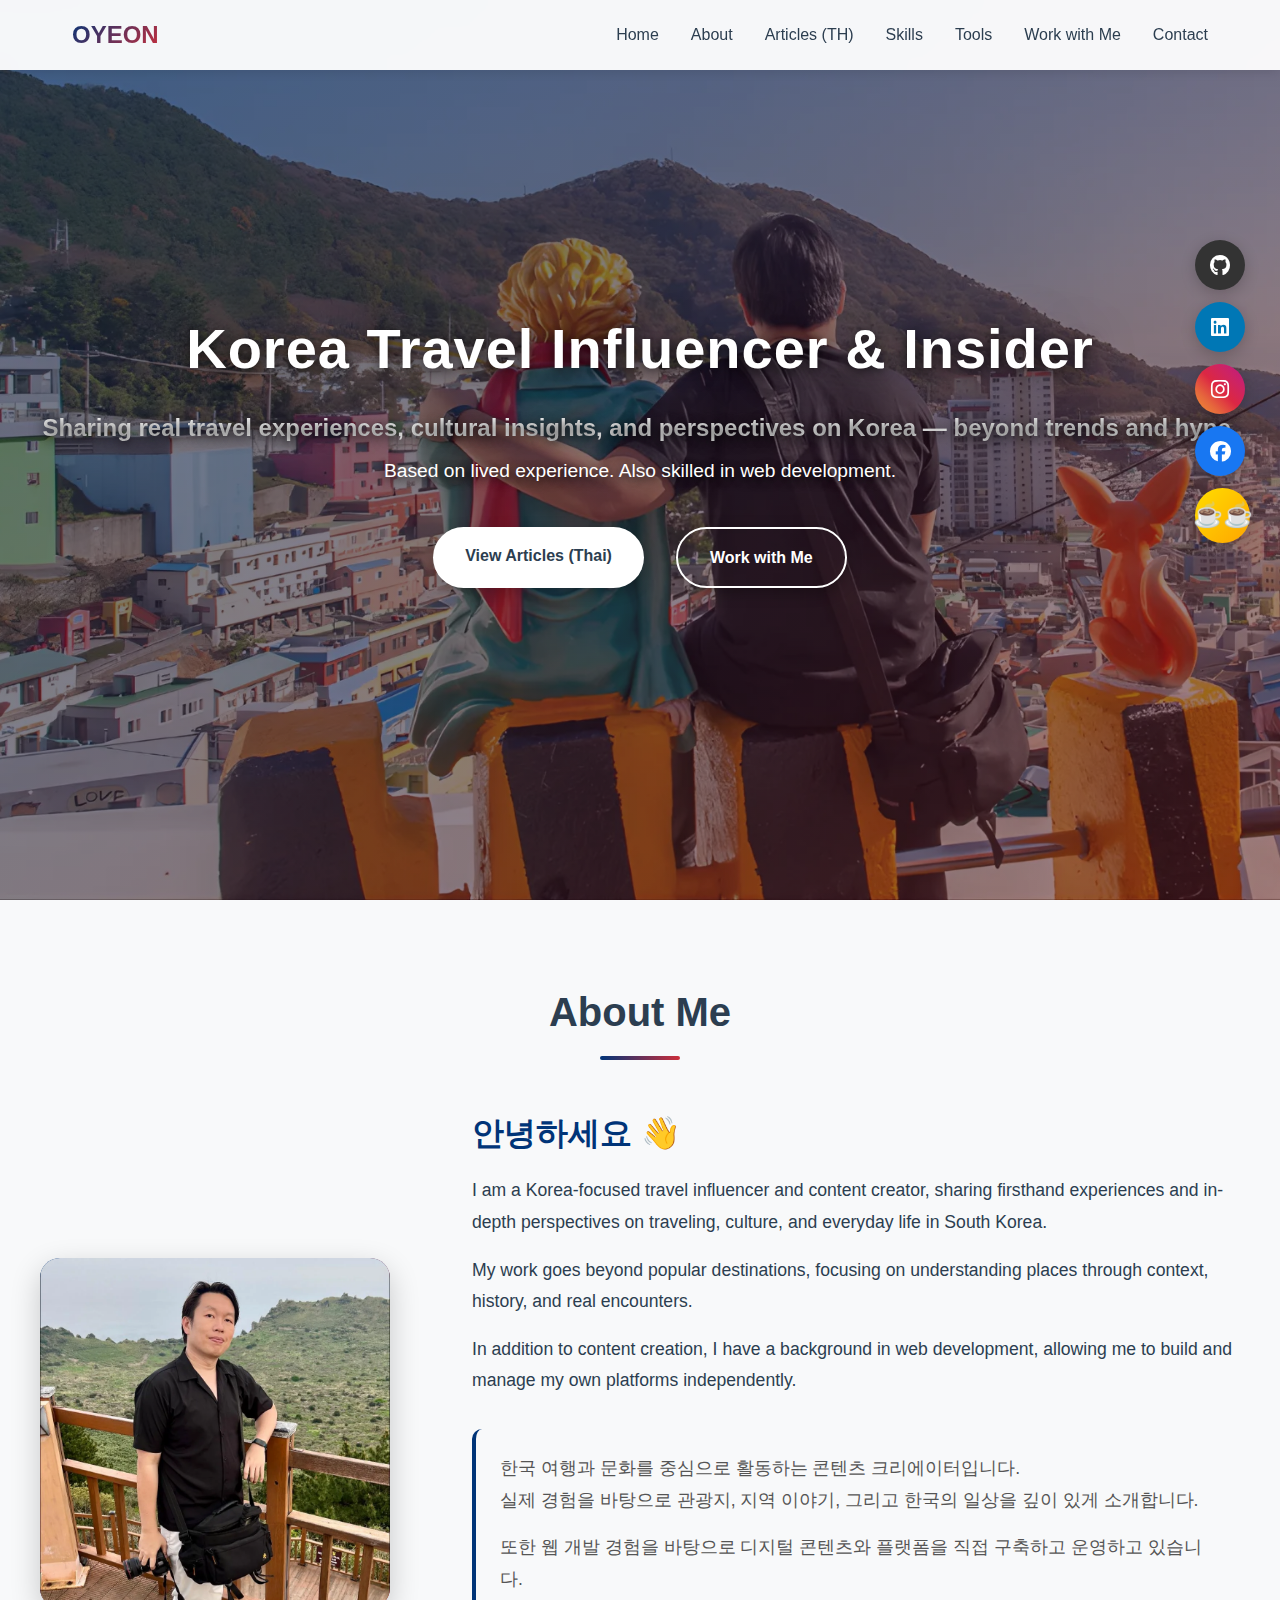
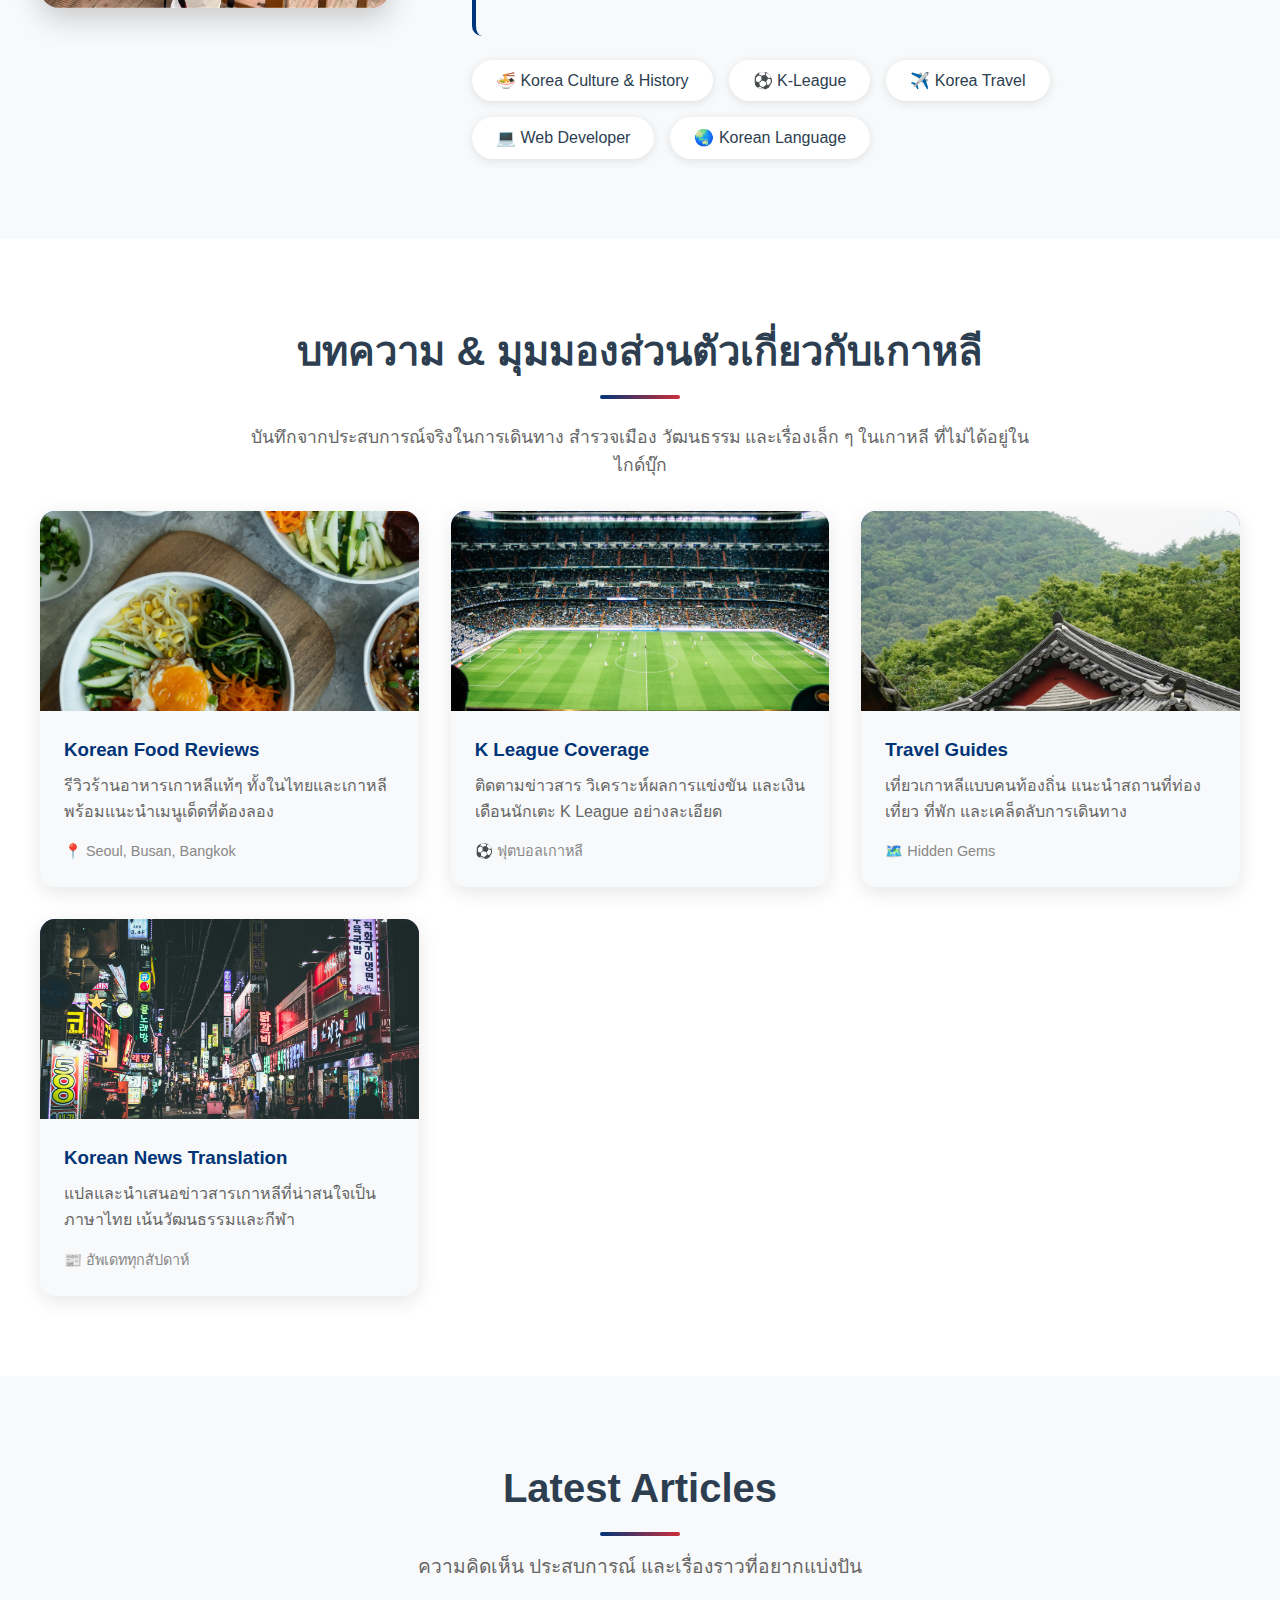
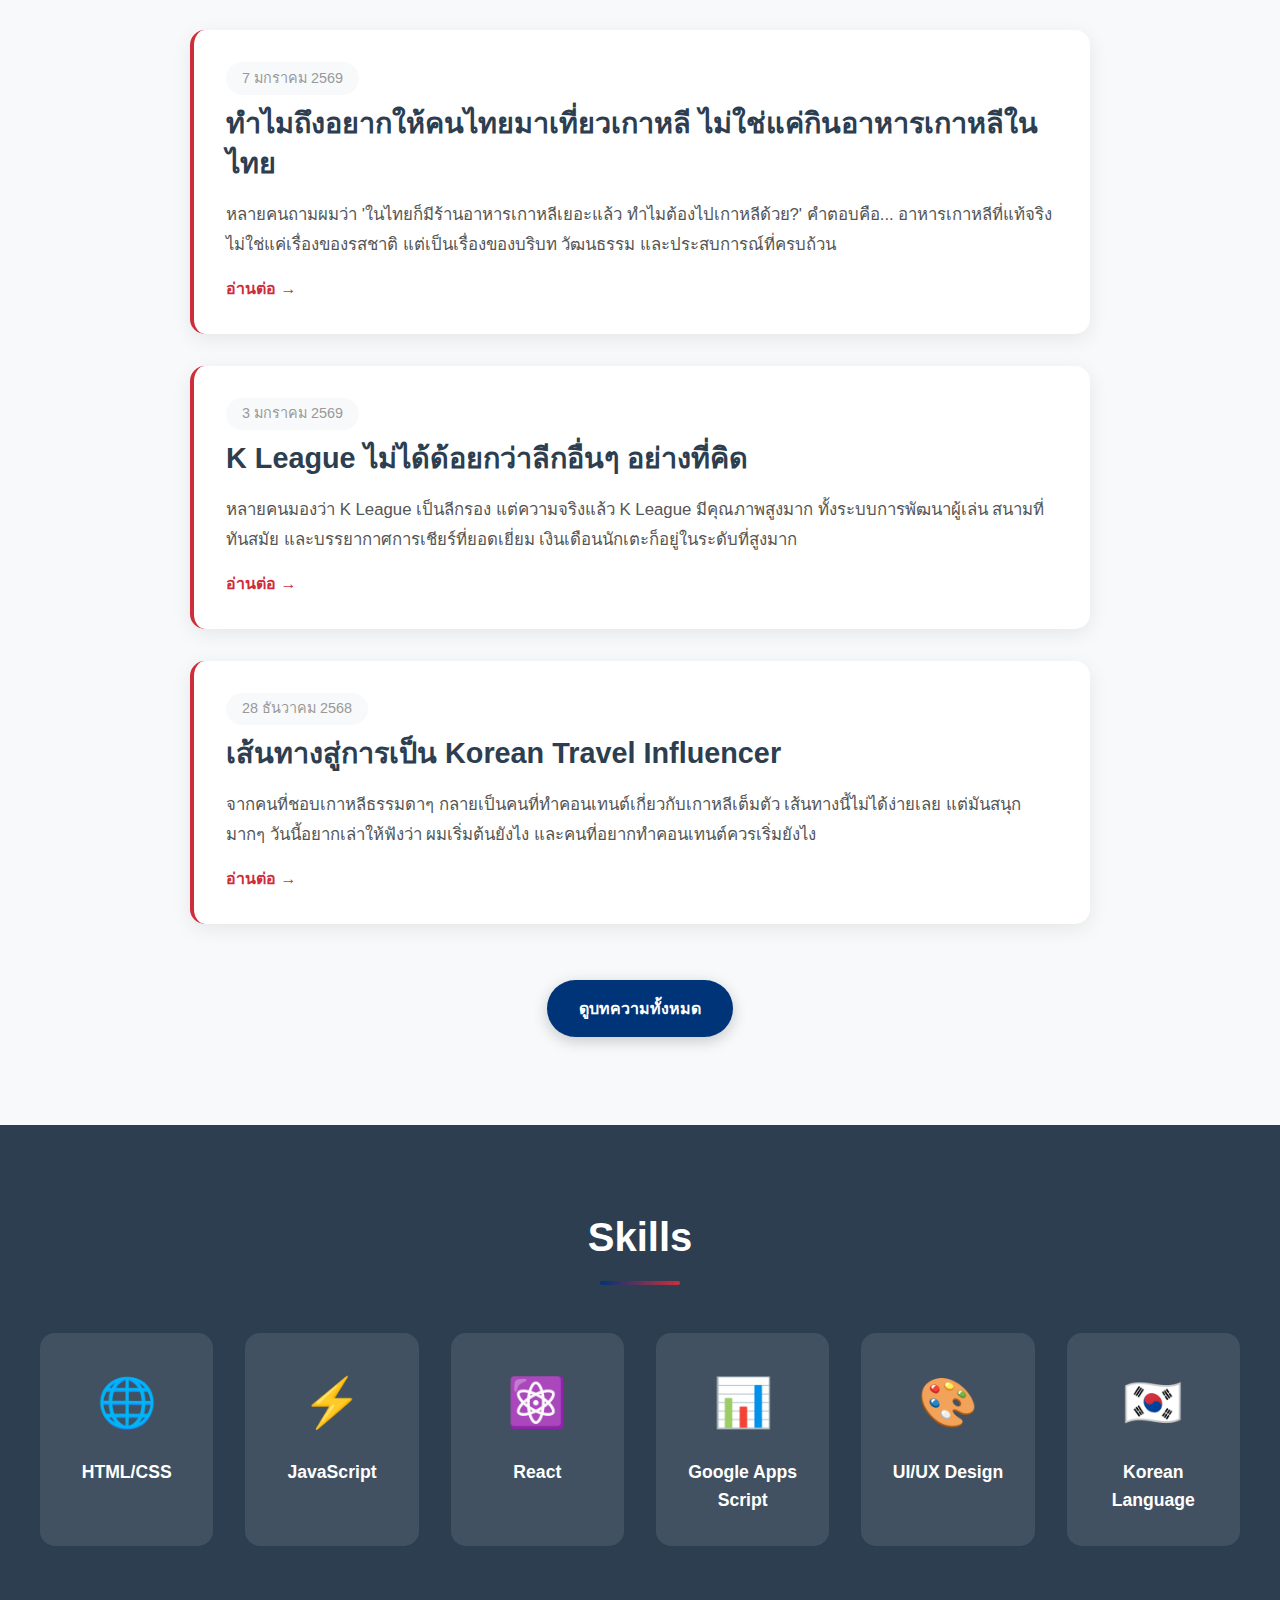
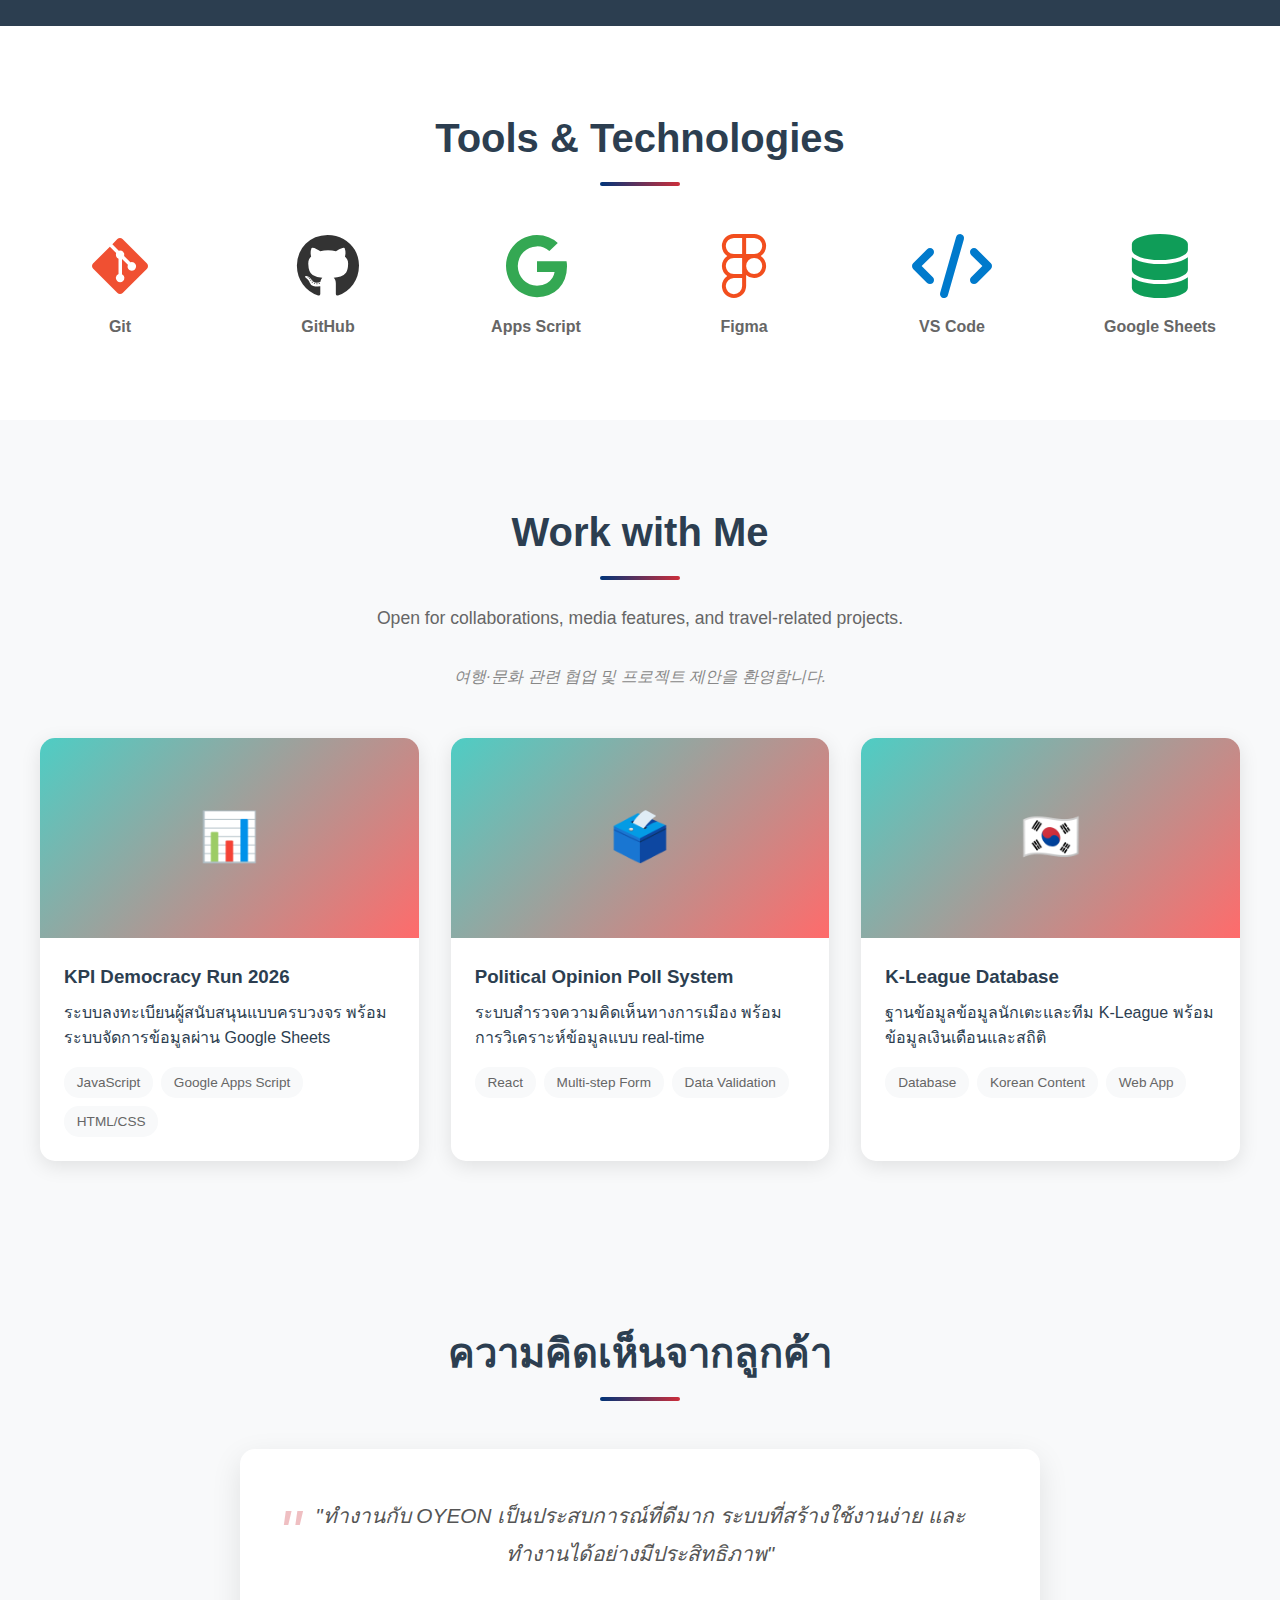
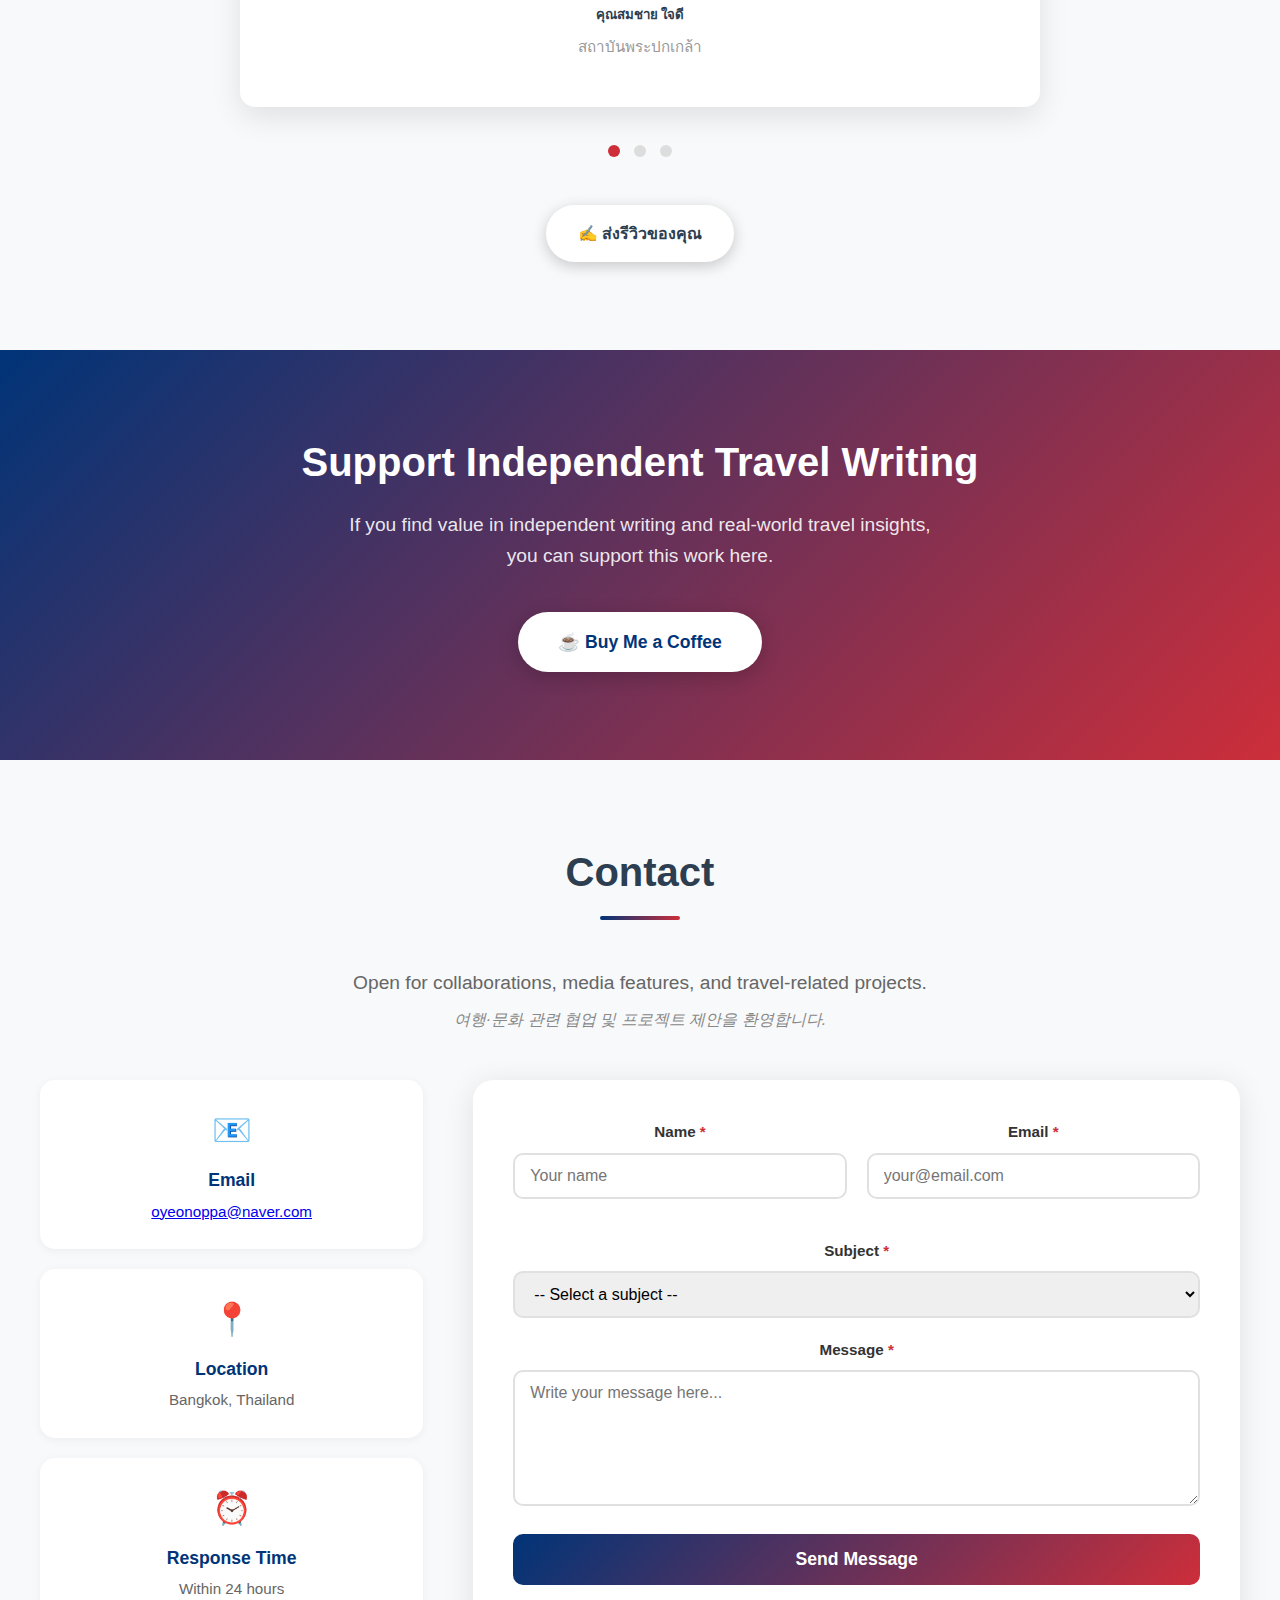
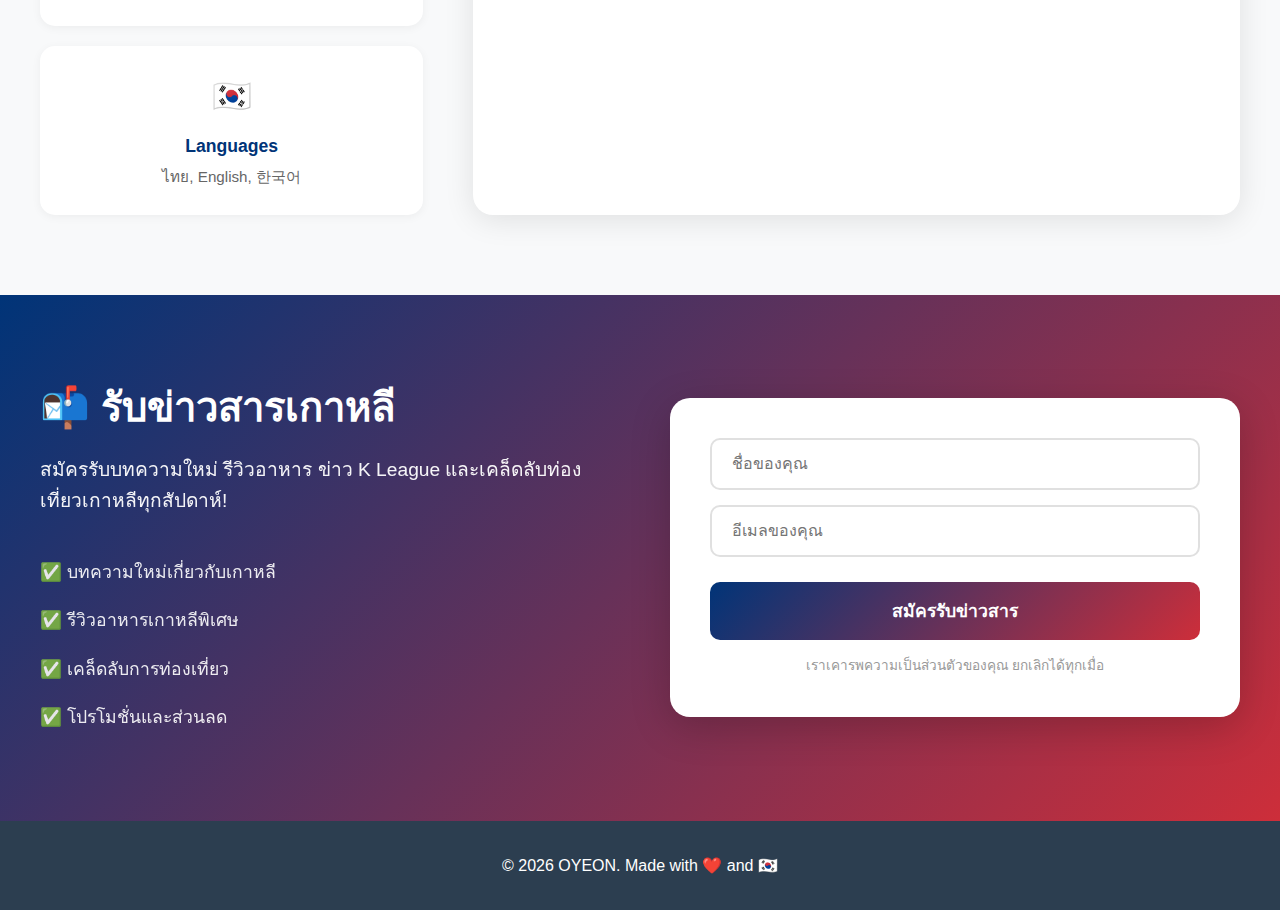
<file: index.html>
<!DOCTYPE html>
<html lang="en">
  <head>
    <meta charset="UTF-8" />
    <meta name="viewport" content="width=device-width, initial-scale=1.0" />
    
    <!-- SEO Meta Tags -->
    <meta name="description" content="Korea Travel Influencer & Insider sharing real travel experiences, cultural insights, and perspectives on Korea — beyond trends and hype." />
    <meta name="keywords" content="Korea Travel, Korean Culture, Travel Influencer, K-League, Korean Food, Seoul, Busan, Web Developer" />
    <meta name="author" content="OYEON" />
    
    <!-- Open Graph -->
    <meta property="og:type" content="website" />
    <meta property="og:title" content="OYEON - Korea Travel Influencer & Insider" />
    <meta property="og:description" content="Sharing real travel experiences and cultural insights on Korea — beyond trends and hype." />
    <meta property="og:url" content="https://yoursite.com" />
    
    <title>OYEON - Korea Travel Influencer & Insider | Web Developer</title>

    <!-- Preload Critical Resources -->
    <link rel="preload" href="css/style.css" as="style" />
    <link rel="dns-prefetch" href="//cdnjs.cloudflare.com" />
    
    <!-- CSS -->
    <link rel="stylesheet" href="css/style.css" />
    <link rel="stylesheet" href="css/improvements.css" />
  </head>
  <body>
    <!-- Navigation -->
    <nav>
      <div class="container">
        <div class="logo">OYEON</div>
        <ul>
          <li><a href="#home">Home</a></li>
          <li><a href="#about">About</a></li>
          <li><a href="#articles">Articles (TH)</a></li>
          <li><a href="#skills">Skills</a></li>
          <li><a href="#tools">Tools</a></li>
          <li><a href="#projects">Work with Me</a></li>
          <li><a href="#contact">Contact</a></li>
        </ul>
      </div>
    </nav>

    <!-- Hero Section -->
    <section id="home" class="hero">
      <div class="hero-content">
        <h1>Korea Travel Influencer & Insider</h1>
        <p class="tagline">
          Sharing real travel experiences, cultural insights, and perspectives on Korea — beyond trends and hype.
        </p>
        <p class="subtitle">
          Based on lived experience. Also skilled in web development.
        </p>
        <div class="hero-buttons">
          <a href="#articles" class="btn">View Articles (Thai)</a>
          <a href="#projects" class="btn btn-secondary">Work with Me</a>
        </div>
      </div>
    </section>

    <!-- About Section -->
    <section id="about" class="about">
      <div class="container">
        <h2 class="section-title">About Me</h2>
        <div class="about-content">
          <div class="about-image">
            <img src="images/profile.webp" alt="OYEON Profile" loading="lazy" />
          </div>
          <div class="about-text">
            <h3>안녕하세요 👋</h3>
            
            <!-- English Version -->
            <div class="about-english">
              <p>
                I am a Korea-focused travel influencer and content creator, sharing firsthand experiences and in-depth perspectives on traveling, culture, and everyday life in South Korea.
              </p>
              <p>
                My work goes beyond popular destinations, focusing on understanding places through context, history, and real encounters.
              </p>
              <p>
                In addition to content creation, I have a background in web development, allowing me to build and manage my own platforms independently.
              </p>
            </div>

            <!-- Korean Version -->
            <div class="about-korean">
              <p>
                한국 여행과 문화를 중심으로 활동하는 콘텐츠 크리에이터입니다.<br>
                실제 경험을 바탕으로 관광지, 지역 이야기, 그리고 한국의 일상을 깊이 있게 소개합니다.
              </p>
              <p>
                또한 웹 개발 경험을 바탕으로 디지털 콘텐츠와 플랫폼을 직접 구축하고 운영하고 있습니다.
              </p>
            </div>

            <div class="interests">
              <span class="interest-tag">🍜 Korea Culture & History</span>
              <span class="interest-tag">⚽ K-League</span>
              <span class="interest-tag">✈️ Korea Travel</span>
              <span class="interest-tag">💻 Web Developer</span>
              <span class="interest-tag">🌏 Korean Language</span>
            </div>
          </div>
        </div>
      </div>
    </section>

    <!-- Articles Section (Thai Content) -->
    <section id="articles" class="content-showcase">
      <div class="container">
        <h2 class="section-title">บทความ & มุมมองส่วนตัวเกี่ยวกับเกาหลี</h2>
        <p class="section-subtitle">
          บันทึกจากประสบการณ์จริงในการเดินทาง สำรวจเมือง วัฒนธรรม และเรื่องเล็ก ๆ ในเกาหลี ที่ไม่ได้อยู่ในไกด์บุ๊ก
        </p>
        
        <div class="content-grid">
          <div class="content-card">
            <div class="content-card-image">
              <img src="images/korean-food.webp" alt="Korean Food" loading="lazy" />
            </div>
            <div class="content-card-body">
              <h3>Korean Food Reviews</h3>
              <p>
                รีวิวร้านอาหารเกาหลีแท้ๆ ทั้งในไทยและเกาหลี
                พร้อมแนะนำเมนูเด็ดที่ต้องลอง
              </p>
              <div class="stats">
                <span>📍 Seoul, Busan, Bangkok</span>
              </div>
            </div>
          </div>

          <div class="content-card">
            <div class="content-card-image">
              <img src="images/kleague-stadium.webp" alt="K League" loading="lazy" />
            </div>
            <div class="content-card-body">
              <h3>K League Coverage</h3>
              <p>
                ติดตามข่าวสาร วิเคราะห์ผลการแข่งขัน และเงินเดือนนักเตะ K League
                อย่างละเอียด
              </p>
              <div class="stats">
                <span>⚽ ฟุตบอลเกาหลี</span>
              </div>
            </div>
          </div>

          <div class="content-card">
            <div class="content-card-image">
              <img src="images/korea-travel.webp" alt="Travel Korea" loading="lazy" />
            </div>
            <div class="content-card-body">
              <h3>Travel Guides</h3>
              <p>
                เที่ยวเกาหลีแบบคนท้องถิ่น แนะนำสถานที่ท่องเที่ยว ที่พัก
                และเคล็ดลับการเดินทาง
              </p>
              <div class="stats">
                <span>🗺️ Hidden Gems</span>
              </div>
            </div>
          </div>

          <div class="content-card">
            <div class="content-card-image">
              <img src="images/korean-news.webp" alt="Korean News" loading="lazy" />
            </div>
            <div class="content-card-body">
              <h3>Korean News Translation</h3>
              <p>
                แปลและนำเสนอข่าวสารเกาหลีที่น่าสนใจเป็นภาษาไทย
                เน้นวัฒนธรรมและกีฬา
              </p>
              <div class="stats">
                <span>📰 อัพเดททุกสัปดาห์</span>
              </div>
            </div>
          </div>
        </div>
      </div>
    </section>

    <!-- Blog/Posts Section (Thai) -->
    <section id="blog" class="blog">
      <div class="container">
        <h2 class="section-title">Latest Articles</h2>
        <p class="blog-intro">
          ความคิดเห็น ประสบการณ์ และเรื่องราวที่อยากแบ่งปัน
        </p>

        <!-- Skeleton Loader -->
        <div id="blog-posts-container" class="blog-grid">
          <div class="skeleton-post">
            <div class="skeleton-date"></div>
            <div class="skeleton-title"></div>
            <div class="skeleton-excerpt"></div>
          </div>
          <div class="skeleton-post">
            <div class="skeleton-date"></div>
            <div class="skeleton-title"></div>
            <div class="skeleton-excerpt"></div>
          </div>
          <div class="skeleton-post">
            <div class="skeleton-date"></div>
            <div class="skeleton-title"></div>
            <div class="skeleton-excerpt"></div>
          </div>
        </div>

        <div class="more-posts">
          <a href="#articles" class="btn">ดูบทความทั้งหมด</a>
        </div>
      </div>
    </section>

    <!-- Skills Section -->
    <section id="skills" class="skills">
      <div class="container">
        <h2 class="section-title">Skills</h2>
        <div class="skills-grid">
          <div class="skill-item">
            <div class="icon">🌐</div>
            <h4>HTML/CSS</h4>
          </div>
          <div class="skill-item">
            <div class="icon">⚡</div>
            <h4>JavaScript</h4>
          </div>
          <div class="skill-item">
            <div class="icon">⚛️</div>
            <h4>React</h4>
          </div>
          <div class="skill-item">
            <div class="icon">📊</div>
            <h4>Google Apps Script</h4>
          </div>
          <div class="skill-item">
            <div class="icon">🎨</div>
            <h4>UI/UX Design</h4>
          </div>
          <div class="skill-item">
            <div class="icon">🇰🇷</div>
            <h4>Korean Language</h4>
          </div>
        </div>
      </div>
    </section>

    <!-- Tools & Others Section -->
    <section id="tools" class="tools">
      <div class="container">
        <h2 class="section-title">Tools & Technologies</h2>
        <div class="tools-grid">
          <div class="tool-item">
            <i class="fa-brands fa-git-alt" aria-hidden="true"></i>
            <p>Git</p>
          </div>
          <div class="tool-item">
            <i class="fa-brands fa-github" aria-hidden="true"></i>
            <p>GitHub</p>
          </div>
          <div class="tool-item">
            <i class="fa-brands fa-google" aria-hidden="true"></i>
            <p>Apps Script</p>
          </div>
          <div class="tool-item">
            <i class="fa-brands fa-figma" aria-hidden="true"></i>
            <p>Figma</p>
          </div>
          <div class="tool-item">
            <i class="fa-solid fa-code" aria-hidden="true"></i>
            <p>VS Code</p>
          </div>
          <div class="tool-item">
            <i class="fa-solid fa-database" aria-hidden="true"></i>
            <p>Google Sheets</p>
          </div>
        </div>
      </div>
    </section>

    <!-- Projects Section -->
    <section id="projects" class="projects">
      <div class="container">
        <h2 class="section-title">Work with Me</h2>
        <p class="section-subtitle">Open for collaborations, media features, and travel-related projects.</p>
        <p class="section-subtitle-korean">여행·문화 관련 협업 및 프로젝트 제안을 환영합니다.</p>
        
        <div class="project-grid">
          <div class="project-card">
            <div class="project-image">
              📊
            </div>
            <div class="project-body">
              <h3>KPI Democracy Run 2026</h3>
              <p>
                ระบบลงทะเบียนผู้สนับสนุนแบบครบวงจร พร้อมระบบจัดการข้อมูลผ่าน
                Google Sheets
              </p>
              <div class="project-tags">
                <span class="tag">JavaScript</span>
                <span class="tag">Google Apps Script</span>
                <span class="tag">HTML/CSS</span>
              </div>
            </div>
          </div>

          <div class="project-card">
            <div class="project-image">
              🗳️
            </div>
            <div class="project-body">
              <h3>Political Opinion Poll System</h3>
              <p>
                ระบบสำรวจความคิดเห็นทางการเมือง พร้อมการวิเคราะห์ข้อมูลแบบ
                real-time
              </p>
              <div class="project-tags">
                <span class="tag">React</span>
                <span class="tag">Multi-step Form</span>
                <span class="tag">Data Validation</span>
              </div>
            </div>
          </div>

          <div class="project-card">
            <div class="project-image">
              🇰🇷
            </div>
            <div class="project-body">
              <h3>K-League Database</h3>
              <p>
                ฐานข้อมูลข้อมูลนักเตะและทีม K-League
                พร้อมข้อมูลเงินเดือนและสถิติ
              </p>
              <div class="project-tags">
                <span class="tag">Database</span>
                <span class="tag">Korean Content</span>
                <span class="tag">Web App</span>
              </div>
            </div>
          </div>
        </div>
      </div>
    </section>

    <!-- Testimonials Section (Thai) -->
    <section id="testimonials" class="testimonials">
      <div class="container">
        <h2 class="section-title">ความคิดเห็นจากลูกค้า</h2>
        <div class="testimonials-slider">
          <div class="testimonial-item active">
            <div class="testimonial-content">
              <p class="quote">
                "ทำงานกับ OYEON เป็นประสบการณ์ที่ดีมาก ระบบที่สร้างใช้งานง่าย
                และทำงานได้อย่างมีประสิทธิภาพ"
              </p>
              <div class="author">
                <h5>คุณสมชาย ใจดี</h5>
                <span>สถาบันพระปกเกล้า</span>
              </div>
            </div>
          </div>

          <div class="testimonial-item">
            <div class="testimonial-content">
              <p class="quote">
                "คอนเทนต์เกี่ยวกับเกาหลีของ OYEON ให้ข้อมูลลึกซึ้งและน่าสนใจมาก
                ทำให้เข้าใจวัฒนธรรมเกาหลีมากขึ้น"
              </p>
              <div class="author">
                <h5>คุณนภา รักเกาหลี</h5>
                <span>ผู้ติดตามช่อง</span>
              </div>
            </div>
          </div>

          <div class="testimonial-item">
            <div class="testimonial-content">
              <p class="quote">
                "ระบบลงทะเบียนที่พัฒนาให้ช่วยประหยัดเวลาในการทำงานได้มาก และมี
                support ดีมากครับ"
              </p>
              <div class="author">
                <h5>คุณประสิทธิ์ เก่งงาน</h5>
                <span>เจ้าหน้าที่องค์กร</span>
              </div>
            </div>
          </div>

          <!-- Navigation Dots -->
          <div class="testimonial-dots">
            <span class="dot active" data-index="0"></span>
            <span class="dot" data-index="1"></span>
            <span class="dot" data-index="2"></span>
          </div>
        </div>
        
        <div style="text-align: center; margin-top: 2rem;">
          <a href="testimonial-form.html" class="btn">✍️ ส่งรีวิวของคุณ</a>
        </div>
      </div>
    </section>

    <!-- Support Section (English) -->
    <section id="support" class="resume-cta">
      <div class="container" style="text-align: center;">
        <h2>Support Independent Travel Writing</h2>
        <p class="lead">
          If you find value in independent writing and real-world travel insights,<br>
          you can support this work here.
        </p>
        <a href="https://www.buymeacoffee.com/oyeon" class="btn btn-download" target="_blank" rel="noopener noreferrer">
          ☕ Buy Me a Coffee
        </a>
      </div>
    </section>

    <!-- Contact Form Section (English + Korean) -->
    <section id="contact" class="contact">
      <div class="container">
        <h2 class="section-title">Contact</h2>
        <p class="contact-intro">
          Open for collaborations, media features, and travel-related projects.<br>
          <span class="korean-text">여행·문화 관련 협업 및 프로젝트 제안을 환영합니다.</span>
        </p>

        <div class="contact-wrapper">
          <!-- Contact Info -->
          <div class="contact-info-side">
            <div class="info-card">
              <div class="info-icon">📧</div>
              <h4>Email</h4>
              <p><a href="mailto:oyeonoppa@naver.com">oyeonoppa@naver.com</a></p>
            </div>

            <div class="info-card">
              <div class="info-icon">📍</div>
              <h4>Location</h4>
              <p>Bangkok, Thailand</p>
            </div>

            <div class="info-card">
              <div class="info-icon">⏰</div>
              <h4>Response Time</h4>
              <p>Within 24 hours</p>
            </div>

            <div class="info-card">
              <div class="info-icon">🇰🇷</div>
              <h4>Languages</h4>
              <p>ไทย, English, 한국어</p>
            </div>
          </div>

          <!-- Contact Form -->
          <div class="contact-form-wrapper">
            <form id="contactForm" class="contact-form">
              <div class="form-row-double">
                <div class="form-group">
                  <label for="contact-name">
                    Name <span class="required">*</span>
                  </label>
                  <input 
                    type="text" 
                    id="contact-name" 
                    name="name" 
                    placeholder="Your name"
                    required
                    aria-required="true"
                  >
                  <div class="error-msg" id="nameError"></div>
                </div>

                <div class="form-group">
                  <label for="contact-email">
                    Email <span class="required">*</span>
                  </label>
                  <input 
                    type="email" 
                    id="contact-email" 
                    name="email" 
                    placeholder="your@email.com"
                    required
                    aria-required="true"
                  >
                  <div class="error-msg" id="emailError"></div>
                </div>
              </div>

              <div class="form-group">
                <label for="contact-subject">
                  Subject <span class="required">*</span>
                </label>
                <select id="contact-subject" name="subject" required aria-required="true">
                  <option value="">-- Select a subject --</option>
                  <option value="web-development">💻 Web Development</option>
                  <option value="korea-content">🇰🇷 Korea Content Collaboration</option>
                  <option value="consulting">📊 Consulting</option>
                  <option value="general">💬 General Inquiry</option>
                  <option value="other">🔧 Other</option>
                </select>
                <div class="error-msg" id="subjectError"></div>
              </div>

              <div class="form-group">
                <label for="contact-message">
                  Message <span class="required">*</span>
                </label>
                <textarea 
                  id="contact-message" 
                  name="message" 
                  rows="6"
                  placeholder="Write your message here..."
                  required
                  aria-required="true"
                ></textarea>
                <div class="error-msg" id="messageError"></div>
              </div>

              <div class="error-msg general-error" id="generalError"></div>

              <button type="submit" class="btn-submit-contact" id="submitContactBtn" aria-label="Send message">
                <span class="text">Send Message</span>
                <span class="spinner" aria-hidden="true"></span>
              </button>
            </form>

            <!-- Success Message -->
            <div class="contact-success" id="contactSuccess">
              <div class="success-icon">✅</div>
              <h3>Message Sent Successfully!</h3>
              <p>Thank you for reaching out. I'll get back to you within 24 hours.</p>
              <button class="btn" onclick="resetContactForm()">Send Another Message</button>
            </div>
          </div>
        </div>
      </div>
    </section>

    <!-- Newsletter Section (Thai) -->
    <section id="newsletter" class="newsletter">
      <div class="container">
        <div class="newsletter-content">
          <div class="newsletter-text">
            <h2>📬 รับข่าวสารเกาหลี</h2>
            <p>สมัครรับบทความใหม่ รีวิวอาหาร ข่าว K League และเคล็ดลับท่องเที่ยวเกาหลีทุกสัปดาห์!</p>
            <ul class="newsletter-benefits">
              <li>✅ บทความใหม่เกี่ยวกับเกาหลี</li>
              <li>✅ รีวิวอาหารเกาหลีพิเศษ</li>
              <li>✅ เคล็ดลับการท่องเที่ยว</li>
              <li>✅ โปรโมชั่นและส่วนลด</li>
            </ul>
          </div>

          <div class="newsletter-form-container">
            <form id="newsletterForm" class="newsletter-form">
              <div class="form-row">
                <input 
                  type="text" 
                  id="newsletter-name" 
                  name="name" 
                  placeholder="ชื่อของคุณ"
                  required
                  aria-label="Your name"
                >
              </div>
              <div class="form-row">
                <input 
                  type="email" 
                  id="newsletter-email" 
                  name="email" 
                  placeholder="อีเมลของคุณ"
                  required
                  aria-label="Your email"
                >
              </div>
              <button type="submit" class="btn-subscribe" id="subscribeBtn" aria-label="Subscribe to newsletter">
                <span class="text">สมัครรับข่าวสาร</span>
                <span class="spinner" aria-hidden="true"></span>
              </button>
              <p class="newsletter-privacy">
                เราเคารพความเป็นส่วนตัวของคุณ ยกเลิกได้ทุกเมื่อ
              </p>
            </form>

            <div class="newsletter-success" id="newsletterSuccess">
              <div class="success-icon">✅</div>
              <h3>สมัครสำเร็จ!</h3>
              <p>ขอบคุณที่สมัครรับข่าวสาร เราจะส่งอีเมลยืนยันให้คุณเร็วๆ นี้</p>
            </div>

            <div class="newsletter-error" id="newsletterError">
              <div class="error-icon">❌</div>
              <p id="newsletterErrorMessage"></p>
            </div>
          </div>
        </div>
      </div>
    </section>

    <!-- Footer -->
    <footer>
      <p>&copy; 2026 OYEON. Made with ❤️ and 🇰🇷</p>
    </footer>

    <!-- Social Floating Buttons -->
    <div class="social-floating">
      <a
        href="https://github.com/OyeonOppa/"
        target="_blank"
        rel="noopener noreferrer"
        class="social-btn github"
        aria-label="Visit OYEON's GitHub profile (opens in new tab)"
      >
        <i class="fa-brands fa-github" aria-hidden="true"></i>
      </a>
      <a
        href="https://www.linkedin.com/in/oyeon/"
        target="_blank"
        rel="noopener noreferrer"
        class="social-btn linkedin"
        aria-label="Visit OYEON's LinkedIn profile (opens in new tab)"
      >
        <i class="fa-brands fa-linkedin" aria-hidden="true"></i>
      </a>
      <a
        href="https://instagram.com/oyeonoppa"
        target="_blank"
        rel="noopener noreferrer"
        class="social-btn instagram"
        aria-label="Visit OYEON's Instagram profile (opens in new tab)"
      >
        <i class="fa-brands fa-instagram" aria-hidden="true"></i>
      </a>
      <a
        href="https://facebook.com/oyeonoppa"
        target="_blank"
        rel="noopener noreferrer"
        class="social-btn facebook"
        aria-label="Visit OYEON's Facebook page (opens in new tab)"
      >
        <i class="fa-brands fa-facebook" aria-hidden="true"></i>
      </a>
      <a 
        href="#support" 
        class="social-btn support" 
        aria-label="Support OYEON's work"
      >
        ☕
      </a>
    </div>

    <!-- Back to Top Button -->
    <button id="backToTop" class="back-to-top" aria-label="Back to top">
      <i class="fa-solid fa-chevron-up" aria-hidden="true"></i>
    </button>

    <!-- Font Awesome -->
    <link
      rel="stylesheet"
      href="https://cdnjs.cloudflare.com/ajax/libs/font-awesome/6.5.1/css/all.min.css"
    />

    <!-- JavaScript -->
    <script src="js/config.js"></script>
    <script src="js/script.js"></script>
    <script src="js/forms.js"></script>
  </body>
</html>
</file>
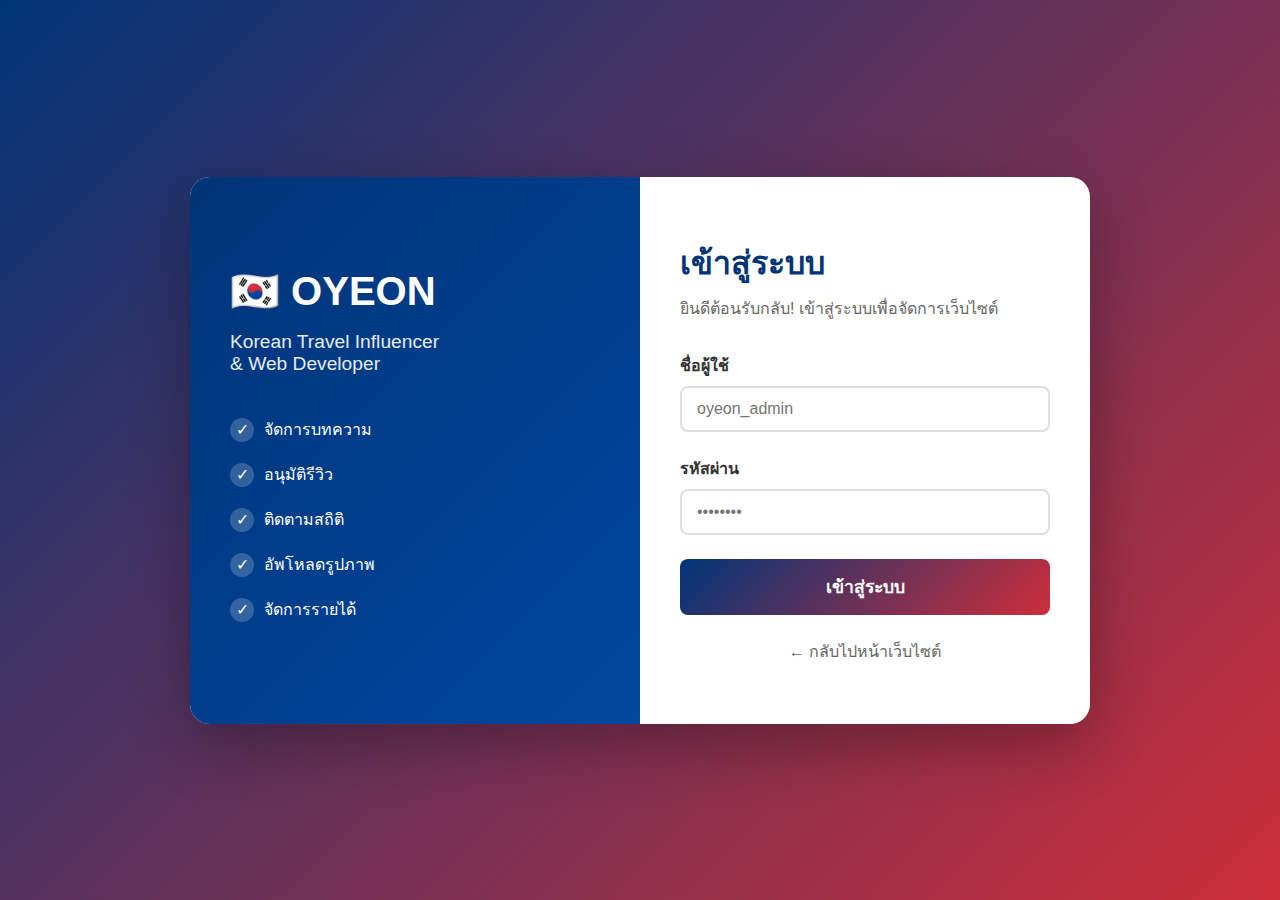
<file: login.html>
<!DOCTYPE html>
<html lang="th">
<head>
    <meta charset="UTF-8">
    <meta name="viewport" content="width=device-width, initial-scale=1.0">
    <title>Admin Login - OYEON Portfolio</title>
    <style>
        * {
            margin: 0;
            padding: 0;
            box-sizing: border-box;
        }

        body {
            font-family: 'Segoe UI', Tahoma, Geneva, Verdana, sans-serif;
            background: linear-gradient(135deg, #003478 0%, #CD2E3A 100%);
            min-height: 100vh;
            display: flex;
            align-items: center;
            justify-content: center;
            padding: 20px;
        }

        .login-container {
            background: white;
            border-radius: 20px;
            box-shadow: 0 20px 60px rgba(0, 0, 0, 0.3);
            overflow: hidden;
            max-width: 900px;
            width: 100%;
            display: grid;
            grid-template-columns: 1fr 1fr;
        }

        .login-left {
            background: linear-gradient(135deg, #003478 0%, #0047A0 100%);
            color: white;
            padding: 60px 40px;
            display: flex;
            flex-direction: column;
            justify-content: center;
        }

        .login-left h1 {
            font-size: 2.5rem;
            margin-bottom: 1rem;
        }

        .login-left .tagline {
            font-size: 1.2rem;
            opacity: 0.9;
            margin-bottom: 2rem;
        }

        .login-left .features {
            list-style: none;
        }

        .login-left .features li {
            padding: 10px 0;
            display: flex;
            align-items: center;
            gap: 10px;
        }

        .login-left .features li::before {
            content: '✓';
            background: rgba(255, 255, 255, 0.2);
            width: 24px;
            height: 24px;
            border-radius: 50%;
            display: flex;
            align-items: center;
            justify-content: center;
        }

        .login-right {
            padding: 60px 40px;
        }

        .login-right h2 {
            color: #003478;
            margin-bottom: 0.5rem;
            font-size: 2rem;
        }

        .login-right p {
            color: #666;
            margin-bottom: 2rem;
        }

        .form-group {
            margin-bottom: 1.5rem;
        }

        .form-group label {
            display: block;
            margin-bottom: 0.5rem;
            color: #333;
            font-weight: 600;
        }

        .form-group input {
            width: 100%;
            padding: 12px 15px;
            border: 2px solid #e0e0e0;
            border-radius: 8px;
            font-size: 1rem;
            transition: border-color 0.3s;
        }

        .form-group input:focus {
            outline: none;
            border-color: #003478;
        }

        .form-group input.error {
            border-color: #CD2E3A;
        }

        .error-message {
            color: #CD2E3A;
            font-size: 0.9rem;
            margin-top: 0.5rem;
            display: none;
        }

        .error-message.show {
            display: block;
        }

        .btn-login {
            width: 100%;
            padding: 14px;
            background: linear-gradient(135deg, #003478 0%, #CD2E3A 100%);
            color: white;
            border: none;
            border-radius: 8px;
            font-size: 1.1rem;
            font-weight: 600;
            cursor: pointer;
            transition: transform 0.3s, box-shadow 0.3s;
        }

        .btn-login:hover {
            transform: translateY(-2px);
            box-shadow: 0 5px 15px rgba(0, 0, 0, 0.2);
        }

        .btn-login:disabled {
            opacity: 0.6;
            cursor: not-allowed;
            transform: none;
        }

        .btn-login .spinner {
            display: none;
            width: 20px;
            height: 20px;
            border: 3px solid rgba(255, 255, 255, 0.3);
            border-top-color: white;
            border-radius: 50%;
            animation: spin 0.6s linear infinite;
            margin: 0 auto;
        }

        .btn-login.loading .spinner {
            display: block;
        }

        .btn-login.loading .text {
            display: none;
        }

        @keyframes spin {
            to { transform: rotate(360deg); }
        }

        .back-to-site {
            text-align: center;
            margin-top: 1.5rem;
        }

        .back-to-site a {
            color: #666;
            text-decoration: none;
            transition: color 0.3s;
        }

        .back-to-site a:hover {
            color: #003478;
        }

        @media (max-width: 768px) {
            .login-container {
                grid-template-columns: 1fr;
            }

            .login-left {
                padding: 40px 30px;
            }

            .login-left h1 {
                font-size: 2rem;
            }

            .login-right {
                padding: 40px 30px;
            }
        }
    </style>
</head>
<body>
    <div class="login-container">
        <div class="login-left">
            <h1>🇰🇷 OYEON</h1>
            <p class="tagline">Korean Travel Influencer<br>& Web Developer</p>
            <ul class="features">
                <li>จัดการบทความ</li>
                <li>อนุมัติรีวิว</li>
                <li>ติดตามสถิติ</li>
                <li>อัพโหลดรูปภาพ</li>
                <li>จัดการรายได้</li>
            </ul>
        </div>

        <div class="login-right">
            <h2>เข้าสู่ระบบ</h2>
            <p>ยินดีต้อนรับกลับ! เข้าสู่ระบบเพื่อจัดการเว็บไซต์</p>

            <form id="loginForm">
                <div class="form-group">
                    <label for="username">ชื่อผู้ใช้</label>
                    <input 
                        type="text" 
                        id="username" 
                        name="username" 
                        required
                        autocomplete="username"
                        placeholder="oyeon_admin"
                    >
                    <div class="error-message" id="usernameError">กรุณากรอกชื่อผู้ใช้</div>
                </div>

                <div class="form-group">
                    <label for="password">รหัสผ่าน</label>
                    <input 
                        type="password" 
                        id="password" 
                        name="password" 
                        required
                        autocomplete="current-password"
                        placeholder="••••••••"
                    >
                    <div class="error-message" id="passwordError">กรุณากรอกรหัสผ่าน</div>
                </div>

                <div class="error-message" id="generalError">ชื่อผู้ใช้หรือรหัสผ่านไม่ถูกต้อง</div>

                <button type="submit" class="btn-login" id="loginBtn">
                    <span class="text">เข้าสู่ระบบ</span>
                    <div class="spinner"></div>
                </button>
            </form>

            <div class="back-to-site">
                <a href="../index.html">← กลับไปหน้าเว็บไซต์</a>
            </div>
        </div>
    </div>

    <script>
        // ⚠️ แก้ไข API URL ตรงนี้
        const API_URL = 'https://script.google.com/macros/s/AKfycbwnNPcWDqJJlIYnnC-uBO0ANiHI_vv4rerY8_LP5OKlt69uBeS3Y018AGqgwDa8i-RJ/exec';

        const loginForm = document.getElementById('loginForm');
        const loginBtn = document.getElementById('loginBtn');
        const usernameInput = document.getElementById('username');
        const passwordInput = document.getElementById('password');
        const generalError = document.getElementById('generalError');

        loginForm.addEventListener('submit', async (e) => {
            e.preventDefault();

            // Reset errors
            document.querySelectorAll('.error-message').forEach(el => {
                el.classList.remove('show');
            });
            document.querySelectorAll('input').forEach(el => {
                el.classList.remove('error');
            });

            // Get values
            const username = usernameInput.value.trim();
            const password = passwordInput.value;

            // Validate
            let hasError = false;

            if (!username) {
                document.getElementById('usernameError').classList.add('show');
                usernameInput.classList.add('error');
                hasError = true;
            }

            if (!password) {
                document.getElementById('passwordError').classList.add('show');
                passwordInput.classList.add('error');
                hasError = true;
            }

            if (hasError) return;

            // Show loading
            loginBtn.disabled = true;
            loginBtn.classList.add('loading');

            try {
                // Call API
                const response = await fetch(API_URL, {
                    method: 'POST',
                    headers: {
                        'Content-Type': 'application/json',
                    },
                    body: JSON.stringify({
                        action: 'login',
                        username: username,
                        password: password
                    })
                });

                const result = await response.json();

                if (result.success) {
                    // Save user data
                    localStorage.setItem('admin_user', JSON.stringify(result.data));
                    localStorage.setItem('admin_logged_in', 'true');
                    localStorage.setItem('login_time', new Date().toISOString());

                    // Redirect to dashboard
                    window.location.href = 'dashboard.html';
                } else {
                    // Show error
                    generalError.textContent = result.message || 'ชื่อผู้ใช้หรือรหัสผ่านไม่ถูกต้อง';
                    generalError.classList.add('show');
                    usernameInput.classList.add('error');
                    passwordInput.classList.add('error');
                }

            } catch (error) {
                console.error('Login error:', error);
                generalError.textContent = 'เกิดข้อผิดพลาด กรุณาลองใหม่อีกครั้ง';
                generalError.classList.add('show');
            } finally {
                // Hide loading
                loginBtn.disabled = false;
                loginBtn.classList.remove('loading');
            }
        });

        // Check if already logged in
        if (localStorage.getItem('admin_logged_in') === 'true') {
            window.location.href = 'dashboard.html';
        }
    </script>
</body>
</html>
</file>
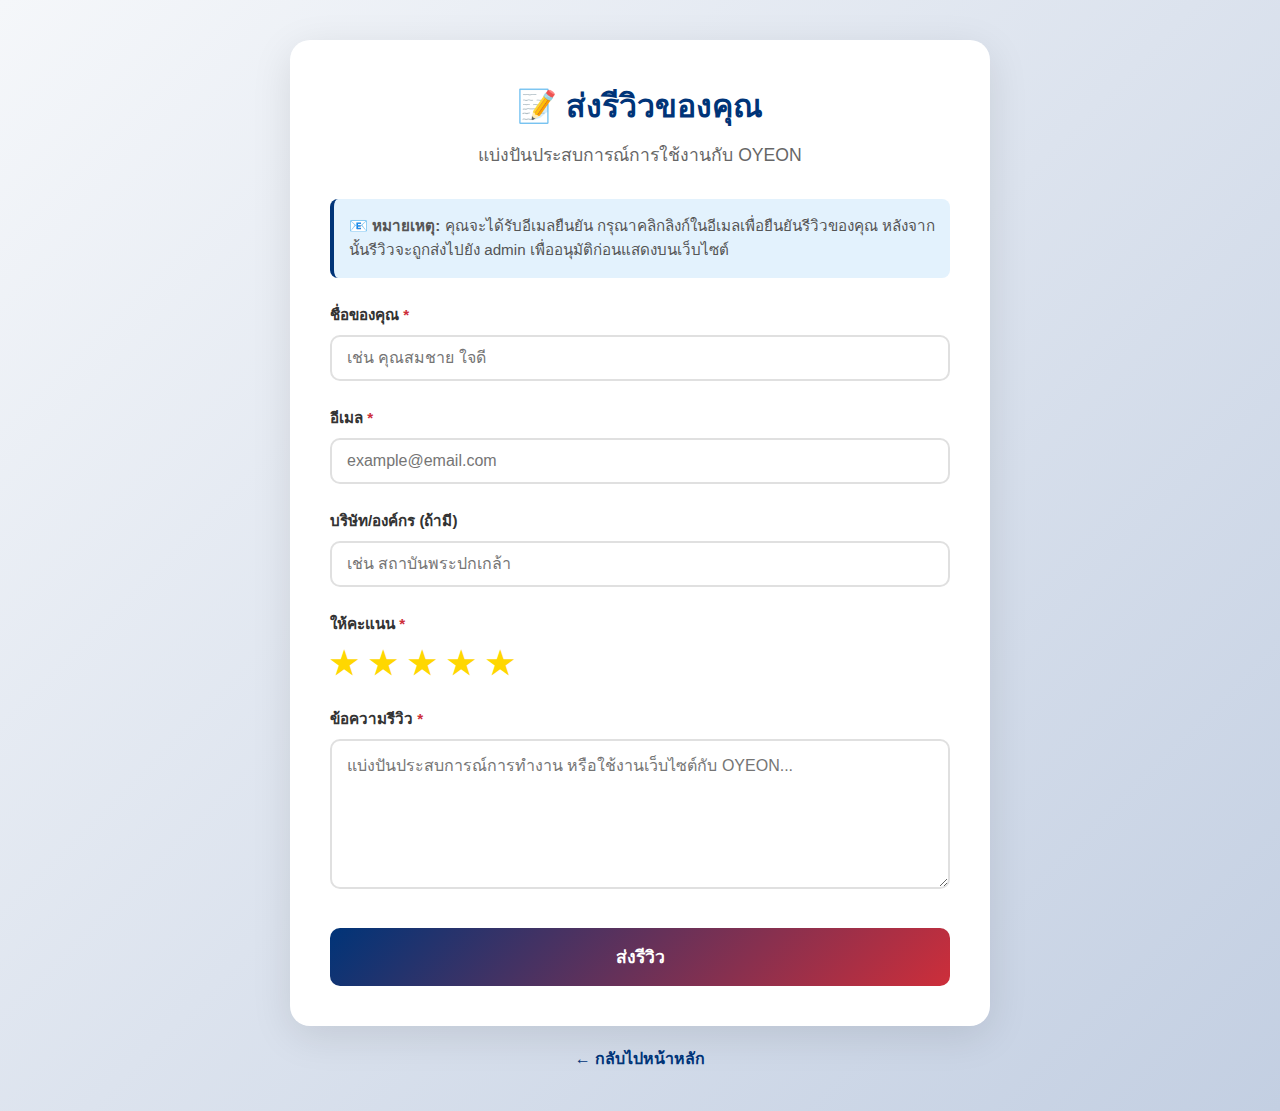
<file: Testimonial form.html>
<!DOCTYPE html>
<html lang="th">
<head>
    <meta charset="UTF-8">
    <meta name="viewport" content="width=device-width, initial-scale=1.0">
    <title>ส่งรีวิว - OYEON Portfolio</title>
    <style>
        * {
            margin: 0;
            padding: 0;
            box-sizing: border-box;
        }

        body {
            font-family: 'Segoe UI', Tahoma, Geneva, Verdana, sans-serif;
            background: linear-gradient(135deg, #f5f7fa 0%, #c3cfe2 100%);
            min-height: 100vh;
            padding: 40px 20px;
        }

        .container {
            max-width: 700px;
            margin: 0 auto;
        }

        .form-card {
            background: white;
            border-radius: 20px;
            box-shadow: 0 10px 40px rgba(0, 0, 0, 0.1);
            padding: 40px;
            margin-bottom: 20px;
        }

        .form-header {
            text-align: center;
            margin-bottom: 30px;
        }

        .form-header h1 {
            color: #003478;
            font-size: 2rem;
            margin-bottom: 10px;
        }

        .form-header p {
            color: #666;
            font-size: 1.1rem;
        }

        .form-group {
            margin-bottom: 25px;
        }

        .form-group label {
            display: block;
            margin-bottom: 8px;
            color: #333;
            font-weight: 600;
            font-size: 0.95rem;
        }

        .form-group label .required {
            color: #CD2E3A;
        }

        .form-group input,
        .form-group textarea,
        .form-group select {
            width: 100%;
            padding: 12px 15px;
            border: 2px solid #e0e0e0;
            border-radius: 10px;
            font-size: 1rem;
            font-family: inherit;
            transition: border-color 0.3s, box-shadow 0.3s;
        }

        .form-group input:focus,
        .form-group textarea:focus,
        .form-group select:focus {
            outline: none;
            border-color: #003478;
            box-shadow: 0 0 0 3px rgba(0, 52, 120, 0.1);
        }

        .form-group textarea {
            min-height: 150px;
            resize: vertical;
        }

        .form-group input.error,
        .form-group textarea.error,
        .form-group select.error {
            border-color: #CD2E3A;
        }

        .error-message {
            color: #CD2E3A;
            font-size: 0.85rem;
            margin-top: 5px;
            display: none;
        }

        .error-message.show {
            display: block;
        }

        .rating-group {
            display: flex;
            gap: 10px;
            flex-direction: row-reverse;
            justify-content: flex-end;
        }

        .rating-group input[type="radio"] {
            display: none;
        }

        .rating-group label {
            font-size: 2rem;
            color: #ddd;
            cursor: pointer;
            transition: color 0.2s;
            margin: 0;
        }

        .rating-group input[type="radio"]:checked ~ label,
        .rating-group label:hover,
        .rating-group label:hover ~ label {
            color: #FFD700;
        }

        .btn-submit {
            width: 100%;
            padding: 15px;
            background: linear-gradient(135deg, #003478 0%, #CD2E3A 100%);
            color: white;
            border: none;
            border-radius: 10px;
            font-size: 1.1rem;
            font-weight: 600;
            cursor: pointer;
            transition: transform 0.3s, box-shadow 0.3s;
            margin-top: 10px;
        }

        .btn-submit:hover:not(:disabled) {
            transform: translateY(-2px);
            box-shadow: 0 5px 20px rgba(0, 52, 120, 0.3);
        }

        .btn-submit:disabled {
            opacity: 0.6;
            cursor: not-allowed;
        }

        .btn-submit .spinner {
            display: none;
            width: 20px;
            height: 20px;
            border: 3px solid rgba(255, 255, 255, 0.3);
            border-top-color: white;
            border-radius: 50%;
            animation: spin 0.6s linear infinite;
            margin: 0 auto;
        }

        .btn-submit.loading .spinner {
            display: block;
        }

        .btn-submit.loading .text {
            display: none;
        }

        @keyframes spin {
            to { transform: rotate(360deg); }
        }

        .success-message {
            background: #4CAF50;
            color: white;
            padding: 20px;
            border-radius: 10px;
            text-align: center;
            display: none;
            margin-bottom: 20px;
        }

        .success-message.show {
            display: block;
            animation: slideDown 0.5s ease;
        }

        @keyframes slideDown {
            from {
                opacity: 0;
                transform: translateY(-20px);
            }
            to {
                opacity: 1;
                transform: translateY(0);
            }
        }

        .success-message h3 {
            margin-bottom: 10px;
            font-size: 1.3rem;
        }

        .success-message p {
            font-size: 1rem;
            opacity: 0.95;
        }

        .back-link {
            text-align: center;
            margin-top: 20px;
        }

        .back-link a {
            color: #003478;
            text-decoration: none;
            font-weight: 600;
            transition: color 0.3s;
        }

        .back-link a:hover {
            color: #CD2E3A;
        }

        .info-box {
            background: #E3F2FD;
            border-left: 4px solid #003478;
            padding: 15px;
            border-radius: 8px;
            margin-bottom: 25px;
        }

        .info-box p {
            color: #555;
            font-size: 0.95rem;
            line-height: 1.6;
        }

        @media (max-width: 768px) {
            .form-card {
                padding: 30px 20px;
            }

            .form-header h1 {
                font-size: 1.6rem;
            }

            .rating-group label {
                font-size: 1.5rem;
            }
        }
    </style>
</head>
<body>
    <div class="container">
        <div class="success-message" id="successMessage">
            <h3>✅ ส่งรีวิวสำเร็จ!</h3>
            <p>ขอบคุณสำหรับรีวิวของคุณ กรุณาตรวจสอบอีเมลเพื่อยืนยัน<br>รีวิวจะถูกแสดงบนเว็บไซต์หลังจากได้รับการอนุมัติ</p>
        </div>

        <div class="form-card">
            <div class="form-header">
                <h1>📝 ส่งรีวิวของคุณ</h1>
                <p>แบ่งปันประสบการณ์การใช้งานกับ OYEON</p>
            </div>

            <div class="info-box">
                <p>
                    <strong>📧 หมายเหตุ:</strong> คุณจะได้รับอีเมลยืนยัน กรุณาคลิกลิงก์ในอีเมลเพื่อยืนยันรีวิวของคุณ 
                    หลังจากนั้นรีวิวจะถูกส่งไปยัง admin เพื่ออนุมัติก่อนแสดงบนเว็บไซต์
                </p>
            </div>

            <form id="testimonialForm">
                <div class="form-group">
                    <label for="name">
                        ชื่อของคุณ <span class="required">*</span>
                    </label>
                    <input 
                        type="text" 
                        id="name" 
                        name="name" 
                        placeholder="เช่น คุณสมชาย ใจดี"
                        required
                    >
                    <div class="error-message" id="nameError">กรุณากรอกชื่อของคุณ</div>
                </div>

                <div class="form-group">
                    <label for="email">
                        อีเมล <span class="required">*</span>
                    </label>
                    <input 
                        type="email" 
                        id="email" 
                        name="email" 
                        placeholder="example@email.com"
                        required
                    >
                    <div class="error-message" id="emailError">กรุณากรอกอีเมลที่ถูกต้อง</div>
                </div>

                <div class="form-group">
                    <label for="company">
                        บริษัท/องค์กร (ถ้ามี)
                    </label>
                    <input 
                        type="text" 
                        id="company" 
                        name="company" 
                        placeholder="เช่น สถาบันพระปกเกล้า"
                    >
                </div>

                <div class="form-group">
                    <label for="rating">
                        ให้คะแนน <span class="required">*</span>
                    </label>
                    <div class="rating-group">
                        <input type="radio" name="rating" id="star5" value="5" required>
                        <label for="star5">★</label>
                        
                        <input type="radio" name="rating" id="star4" value="4">
                        <label for="star4">★</label>
                        
                        <input type="radio" name="rating" id="star3" value="3">
                        <label for="star3">★</label>
                        
                        <input type="radio" name="rating" id="star2" value="2">
                        <label for="star2">★</label>
                        
                        <input type="radio" name="rating" id="star1" value="1">
                        <label for="star1">★</label>
                    </div>
                    <div class="error-message" id="ratingError">กรุณาให้คะแนน</div>
                </div>

                <div class="form-group">
                    <label for="message">
                        ข้อความรีวิว <span class="required">*</span>
                    </label>
                    <textarea 
                        id="message" 
                        name="message" 
                        placeholder="แบ่งปันประสบการณ์การทำงาน หรือใช้งานเว็บไซต์กับ OYEON..."
                        required
                    ></textarea>
                    <div class="error-message" id="messageError">กรุณาเขียนข้อความรีวิวอย่างน้อย 20 ตัวอักษร</div>
                </div>

                <div class="error-message" id="generalError" style="margin-bottom: 15px;"></div>

                <button type="submit" class="btn-submit" id="submitBtn">
                    <span class="text">ส่งรีวิว</span>
                    <div class="spinner"></div>
                </button>
            </form>
        </div>

        <div class="back-link">
            <a href="../index.html">← กลับไปหน้าหลัก</a>
        </div>
    </div>

    <script>
        // ⚠️ แก้ไข API URL ตรงนี้
        const API_URL = 'https://script.google.com/macros/s/AKfycbwnNPcWDqJJlIYnnC-uBO0ANiHI_vv4rerY8_LP5OKlt69uBeS3Y018AGqgwDa8i-RJ/exec';

        const form = document.getElementById('testimonialForm');
        const submitBtn = document.getElementById('submitBtn');
        const successMessage = document.getElementById('successMessage');
        const generalError = document.getElementById('generalError');

        form.addEventListener('submit', async (e) => {
            e.preventDefault();

            // Reset errors
            document.querySelectorAll('.error-message').forEach(el => {
                el.classList.remove('show');
            });
            document.querySelectorAll('input, textarea').forEach(el => {
                el.classList.remove('error');
            });

            // Get values
            const name = document.getElementById('name').value.trim();
            const email = document.getElementById('email').value.trim();
            const company = document.getElementById('company').value.trim();
            const rating = document.querySelector('input[name="rating"]:checked')?.value;
            const message = document.getElementById('message').value.trim();

            // Validate
            let hasError = false;

            if (!name || name.length < 2) {
                document.getElementById('nameError').textContent = 'กรุณากรอกชื่อที่ถูกต้อง (อย่างน้อย 2 ตัวอักษร)';
                document.getElementById('nameError').classList.add('show');
                document.getElementById('name').classList.add('error');
                hasError = true;
            }

            if (!email || !isValidEmail(email)) {
                document.getElementById('emailError').classList.add('show');
                document.getElementById('email').classList.add('error');
                hasError = true;
            }

            if (!rating) {
                document.getElementById('ratingError').classList.add('show');
                hasError = true;
            }

            if (!message || message.length < 20) {
                document.getElementById('messageError').classList.add('show');
                document.getElementById('message').classList.add('error');
                hasError = true;
            }

            if (hasError) {
                generalError.textContent = 'กรุณากรอกข้อมูลให้ครบถ้วนและถูกต้อง';
                generalError.classList.add('show');
                return;
            }

            // Show loading
            submitBtn.disabled = true;
            submitBtn.classList.add('loading');

            try {
                // Call API
                const response = await fetch(API_URL, {
                    method: 'POST',
                    headers: {
                        'Content-Type': 'application/json',
                    },
                    body: JSON.stringify({
                        action: 'submitTestimonial',
                        name: name,
                        email: email,
                        company: company,
                        rating: parseInt(rating),
                        message: message,
                        ip: await getUserIP()
                    })
                });

                const result = await response.json();

                if (result.success) {
                    // Show success message
                    successMessage.classList.add('show');
                    
                    // Hide form
                    form.style.display = 'none';
                    
                    // Scroll to top
                    window.scrollTo({ top: 0, behavior: 'smooth' });

                } else {
                    // Show error
                    generalError.textContent = result.message || 'เกิดข้อผิดพลาด กรุณาลองใหม่อีกครั้ง';
                    generalError.classList.add('show');
                }

            } catch (error) {
                console.error('Submit error:', error);
                generalError.textContent = 'เกิดข้อผิดพลาดในการส่งข้อมูล กรุณาลองใหม่อีกครั้ง';
                generalError.classList.add('show');
            } finally {
                // Hide loading
                submitBtn.disabled = false;
                submitBtn.classList.remove('loading');
            }
        });

        // Email validation
        function isValidEmail(email) {
            const re = /^[^\s@]+@[^\s@]+\.[^\s@]+$/;
            return re.test(email);
        }

        // Get user IP (optional)
        async function getUserIP() {
            try {
                const response = await fetch('https://api.ipify.org?format=json');
                const data = await response.json();
                return data.ip;
            } catch (error) {
                return '';
            }
        }

        // Auto-select 5 stars by default
        document.getElementById('star5').checked = true;
    </script>
</body>
</html>
</file>
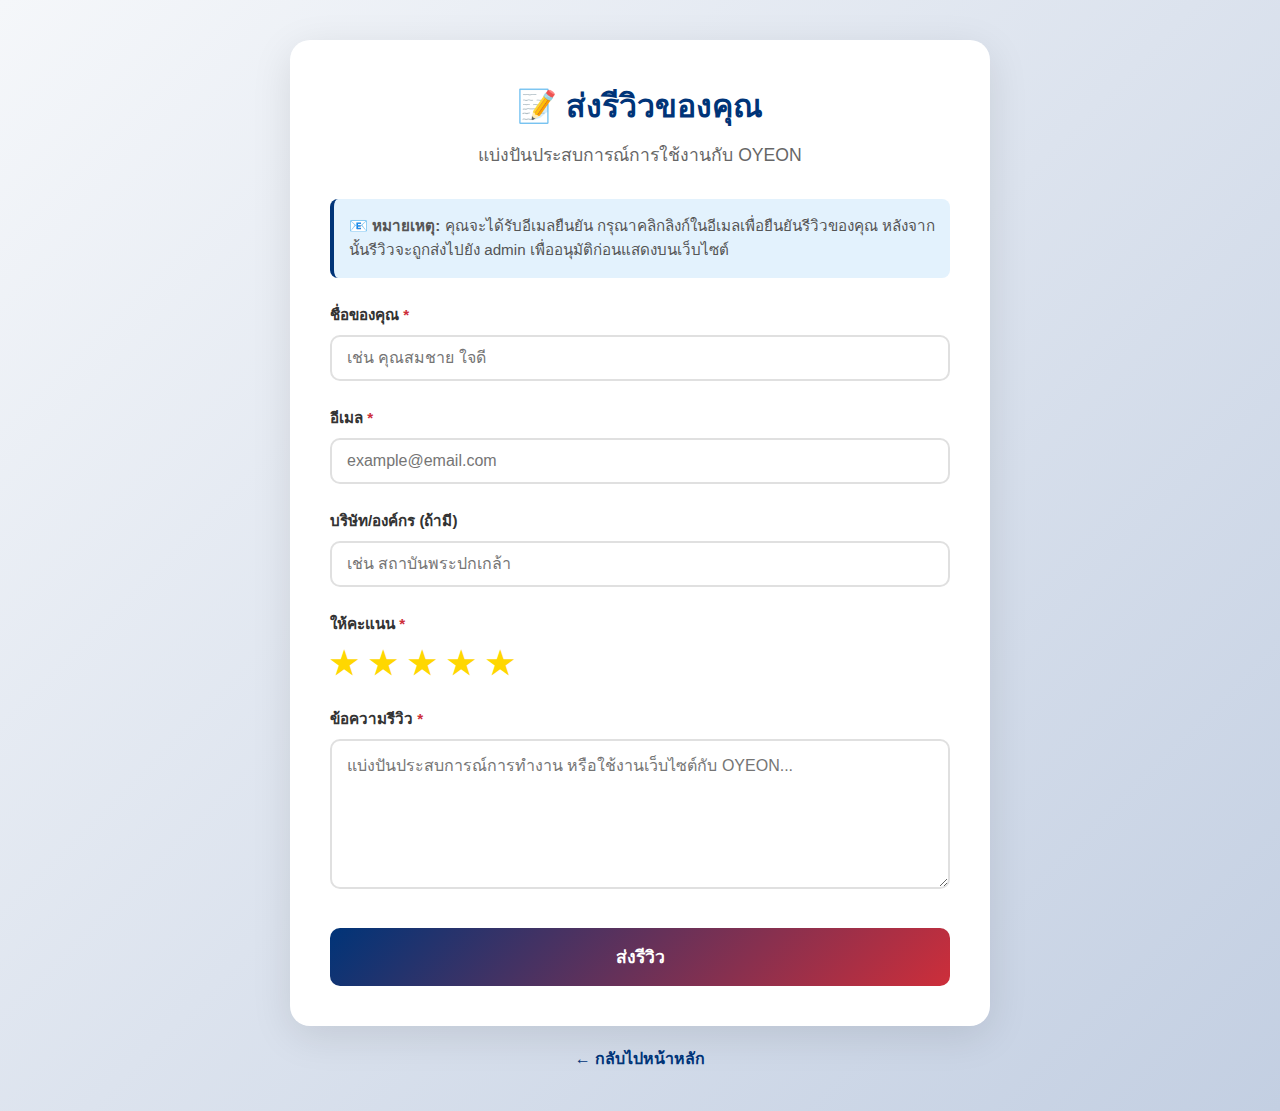
<file: testimonial-form.html>
<!DOCTYPE html>
<html lang="th">
<head>
    <meta charset="UTF-8">
    <meta name="viewport" content="width=device-width, initial-scale=1.0">
    <title>ส่งรีวิว - OYEON Portfolio</title>
    <style>
        * {
            margin: 0;
            padding: 0;
            box-sizing: border-box;
        }

        body {
            font-family: 'Segoe UI', Tahoma, Geneva, Verdana, sans-serif;
            background: linear-gradient(135deg, #f5f7fa 0%, #c3cfe2 100%);
            min-height: 100vh;
            padding: 40px 20px;
        }

        .container {
            max-width: 700px;
            margin: 0 auto;
        }

        .form-card {
            background: white;
            border-radius: 20px;
            box-shadow: 0 10px 40px rgba(0, 0, 0, 0.1);
            padding: 40px;
            margin-bottom: 20px;
        }

        .form-header {
            text-align: center;
            margin-bottom: 30px;
        }

        .form-header h1 {
            color: #003478;
            font-size: 2rem;
            margin-bottom: 10px;
        }

        .form-header p {
            color: #666;
            font-size: 1.1rem;
        }

        .form-group {
            margin-bottom: 25px;
        }

        .form-group label {
            display: block;
            margin-bottom: 8px;
            color: #333;
            font-weight: 600;
            font-size: 0.95rem;
        }

        .form-group label .required {
            color: #CD2E3A;
        }

        .form-group input,
        .form-group textarea,
        .form-group select {
            width: 100%;
            padding: 12px 15px;
            border: 2px solid #e0e0e0;
            border-radius: 10px;
            font-size: 1rem;
            font-family: inherit;
            transition: border-color 0.3s, box-shadow 0.3s;
        }

        .form-group input:focus,
        .form-group textarea:focus,
        .form-group select:focus {
            outline: none;
            border-color: #003478;
            box-shadow: 0 0 0 3px rgba(0, 52, 120, 0.1);
        }

        .form-group textarea {
            min-height: 150px;
            resize: vertical;
        }

        .form-group input.error,
        .form-group textarea.error,
        .form-group select.error {
            border-color: #CD2E3A;
        }

        .error-message {
            color: #CD2E3A;
            font-size: 0.85rem;
            margin-top: 5px;
            display: none;
        }

        .error-message.show {
            display: block;
        }

        .rating-group {
            display: flex;
            gap: 10px;
            flex-direction: row-reverse;
            justify-content: flex-end;
        }

        .rating-group input[type="radio"] {
            display: none;
        }

        .rating-group label {
            font-size: 2rem;
            color: #ddd;
            cursor: pointer;
            transition: color 0.2s;
            margin: 0;
        }

        .rating-group input[type="radio"]:checked ~ label,
        .rating-group label:hover,
        .rating-group label:hover ~ label {
            color: #FFD700;
        }

        .btn-submit {
            width: 100%;
            padding: 15px;
            background: linear-gradient(135deg, #003478 0%, #CD2E3A 100%);
            color: white;
            border: none;
            border-radius: 10px;
            font-size: 1.1rem;
            font-weight: 600;
            cursor: pointer;
            transition: transform 0.3s, box-shadow 0.3s;
            margin-top: 10px;
        }

        .btn-submit:hover:not(:disabled) {
            transform: translateY(-2px);
            box-shadow: 0 5px 20px rgba(0, 52, 120, 0.3);
        }

        .btn-submit:disabled {
            opacity: 0.6;
            cursor: not-allowed;
        }

        .btn-submit .spinner {
            display: none;
            width: 20px;
            height: 20px;
            border: 3px solid rgba(255, 255, 255, 0.3);
            border-top-color: white;
            border-radius: 50%;
            animation: spin 0.6s linear infinite;
            margin: 0 auto;
        }

        .btn-submit.loading .spinner {
            display: block;
        }

        .btn-submit.loading .text {
            display: none;
        }

        @keyframes spin {
            to { transform: rotate(360deg); }
        }

        .success-message {
            background: #4CAF50;
            color: white;
            padding: 20px;
            border-radius: 10px;
            text-align: center;
            display: none;
            margin-bottom: 20px;
        }

        .success-message.show {
            display: block;
            animation: slideDown 0.5s ease;
        }

        @keyframes slideDown {
            from {
                opacity: 0;
                transform: translateY(-20px);
            }
            to {
                opacity: 1;
                transform: translateY(0);
            }
        }

        .success-message h3 {
            margin-bottom: 10px;
            font-size: 1.3rem;
        }

        .success-message p {
            font-size: 1rem;
            opacity: 0.95;
        }

        .back-link {
            text-align: center;
            margin-top: 20px;
        }

        .back-link a {
            color: #003478;
            text-decoration: none;
            font-weight: 600;
            transition: color 0.3s;
        }

        .back-link a:hover {
            color: #CD2E3A;
        }

        .info-box {
            background: #E3F2FD;
            border-left: 4px solid #003478;
            padding: 15px;
            border-radius: 8px;
            margin-bottom: 25px;
        }

        .info-box p {
            color: #555;
            font-size: 0.95rem;
            line-height: 1.6;
        }

        @media (max-width: 768px) {
            .form-card {
                padding: 30px 20px;
            }

            .form-header h1 {
                font-size: 1.6rem;
            }

            .rating-group label {
                font-size: 1.5rem;
            }
        }
    </style>
</head>
<body>
    <div class="container">
        <div class="success-message" id="successMessage">
            <h3>✅ ส่งรีวิวสำเร็จ!</h3>
            <p>ขอบคุณสำหรับรีวิวของคุณ กรุณาตรวจสอบอีเมลเพื่อยืนยัน<br>รีวิวจะถูกแสดงบนเว็บไซต์หลังจากได้รับการอนุมัติ</p>
        </div>

        <div class="form-card">
            <div class="form-header">
                <h1>📝 ส่งรีวิวของคุณ</h1>
                <p>แบ่งปันประสบการณ์การใช้งานกับ OYEON</p>
            </div>

            <div class="info-box">
                <p>
                    <strong>📧 หมายเหตุ:</strong> คุณจะได้รับอีเมลยืนยัน กรุณาคลิกลิงก์ในอีเมลเพื่อยืนยันรีวิวของคุณ 
                    หลังจากนั้นรีวิวจะถูกส่งไปยัง admin เพื่ออนุมัติก่อนแสดงบนเว็บไซต์
                </p>
            </div>

            <form id="testimonialForm">
                <div class="form-group">
                    <label for="name">
                        ชื่อของคุณ <span class="required">*</span>
                    </label>
                    <input 
                        type="text" 
                        id="name" 
                        name="name" 
                        placeholder="เช่น คุณสมชาย ใจดี"
                        required
                    >
                    <div class="error-message" id="nameError">กรุณากรอกชื่อของคุณ</div>
                </div>

                <div class="form-group">
                    <label for="email">
                        อีเมล <span class="required">*</span>
                    </label>
                    <input 
                        type="email" 
                        id="email" 
                        name="email" 
                        placeholder="example@email.com"
                        required
                    >
                    <div class="error-message" id="emailError">กรุณากรอกอีเมลที่ถูกต้อง</div>
                </div>

                <div class="form-group">
                    <label for="company">
                        บริษัท/องค์กร (ถ้ามี)
                    </label>
                    <input 
                        type="text" 
                        id="company" 
                        name="company" 
                        placeholder="เช่น สถาบันพระปกเกล้า"
                    >
                </div>

                <div class="form-group">
                    <label for="rating">
                        ให้คะแนน <span class="required">*</span>
                    </label>
                    <div class="rating-group">
                        <input type="radio" name="rating" id="star5" value="5" required>
                        <label for="star5">★</label>
                        
                        <input type="radio" name="rating" id="star4" value="4">
                        <label for="star4">★</label>
                        
                        <input type="radio" name="rating" id="star3" value="3">
                        <label for="star3">★</label>
                        
                        <input type="radio" name="rating" id="star2" value="2">
                        <label for="star2">★</label>
                        
                        <input type="radio" name="rating" id="star1" value="1">
                        <label for="star1">★</label>
                    </div>
                    <div class="error-message" id="ratingError">กรุณาให้คะแนน</div>
                </div>

                <div class="form-group">
                    <label for="message">
                        ข้อความรีวิว <span class="required">*</span>
                    </label>
                    <textarea 
                        id="message" 
                        name="message" 
                        placeholder="แบ่งปันประสบการณ์การทำงาน หรือใช้งานเว็บไซต์กับ OYEON..."
                        required
                    ></textarea>
                    <div class="error-message" id="messageError">กรุณาเขียนข้อความรีวิวอย่างน้อย 20 ตัวอักษร</div>
                </div>

                <div class="error-message" id="generalError" style="margin-bottom: 15px;"></div>

                <button type="submit" class="btn-submit" id="submitBtn">
                    <span class="text">ส่งรีวิว</span>
                    <div class="spinner"></div>
                </button>
            </form>
        </div>

        <div class="back-link">
            <a href="../index.html">← กลับไปหน้าหลัก</a>
        </div>
    </div>

    <script>
        // ⚠️ แก้ไข API URL ตรงนี้
        const API_URL = 'https://script.google.com/macros/s/AKfycbwnNPcWDqJJlIYnnC-uBO0ANiHI_vv4rerY8_LP5OKlt69uBeS3Y018AGqgwDa8i-RJ/exec';

        const form = document.getElementById('testimonialForm');
        const submitBtn = document.getElementById('submitBtn');
        const successMessage = document.getElementById('successMessage');
        const generalError = document.getElementById('generalError');

        form.addEventListener('submit', async (e) => {
            e.preventDefault();

            // Reset errors
            document.querySelectorAll('.error-message').forEach(el => {
                el.classList.remove('show');
            });
            document.querySelectorAll('input, textarea').forEach(el => {
                el.classList.remove('error');
            });

            // Get values
            const name = document.getElementById('name').value.trim();
            const email = document.getElementById('email').value.trim();
            const company = document.getElementById('company').value.trim();
            const rating = document.querySelector('input[name="rating"]:checked')?.value;
            const message = document.getElementById('message').value.trim();

            // Validate
            let hasError = false;

            if (!name || name.length < 2) {
                document.getElementById('nameError').textContent = 'กรุณากรอกชื่อที่ถูกต้อง (อย่างน้อย 2 ตัวอักษร)';
                document.getElementById('nameError').classList.add('show');
                document.getElementById('name').classList.add('error');
                hasError = true;
            }

            if (!email || !isValidEmail(email)) {
                document.getElementById('emailError').classList.add('show');
                document.getElementById('email').classList.add('error');
                hasError = true;
            }

            if (!rating) {
                document.getElementById('ratingError').classList.add('show');
                hasError = true;
            }

            if (!message || message.length < 20) {
                document.getElementById('messageError').classList.add('show');
                document.getElementById('message').classList.add('error');
                hasError = true;
            }

            if (hasError) {
                generalError.textContent = 'กรุณากรอกข้อมูลให้ครบถ้วนและถูกต้อง';
                generalError.classList.add('show');
                return;
            }

            // Show loading
            submitBtn.disabled = true;
            submitBtn.classList.add('loading');

            try {
                // Call API - ใช้ text/plain แทน application/json เพื่อหลีก CORS preflight
                const response = await fetch(API_URL, {
                    method: 'POST',
                    headers: {
                        'Content-Type': 'text/plain',
                    },
                    body: JSON.stringify({
                        action: 'submitTestimonial',
                        name: name,
                        email: email,
                        company: company,
                        rating: parseInt(rating),
                        message: message,
                        ip: await getUserIP()
                    })
                });

                const result = await response.json();

                if (result.success) {
                    // Show success message
                    successMessage.classList.add('show');
                    
                    // Hide form
                    form.style.display = 'none';
                    
                    // Scroll to top
                    window.scrollTo({ top: 0, behavior: 'smooth' });

                } else {
                    // Show error
                    generalError.textContent = result.message || 'เกิดข้อผิดพลาด กรุณาลองใหม่อีกครั้ง';
                    generalError.classList.add('show');
                }

            } catch (error) {
                console.error('Submit error:', error);
                generalError.textContent = 'เกิดข้อผิดพลาดในการส่งข้อมูล กรุณาลองใหม่อีกครั้ง';
                generalError.classList.add('show');
            } finally {
                // Hide loading
                submitBtn.disabled = false;
                submitBtn.classList.remove('loading');
            }
        });

        // Email validation
        function isValidEmail(email) {
            const re = /^[^\s@]+@[^\s@]+\.[^\s@]+$/;
            return re.test(email);
        }

        // Get user IP (optional)
        async function getUserIP() {
            try {
                const response = await fetch('https://api.ipify.org?format=json');
                const data = await response.json();
                return data.ip;
            } catch (error) {
                return '';
            }
        }

        // Auto-select 5 stars by default
        document.getElementById('star5').checked = true;
    </script>
</body>
</html>
</file>
<file: css/improvements.css>
/* ========================================
   ADDITIONAL STYLES FOR IMPROVEMENTS
   เพิ่มไฟล์นี้ใน style.css หรือ import แยก
   ======================================== */

/* ========================================
   SKELETON LOADERS
   ======================================== */
.skeleton-post {
    background: white;
    padding: 2rem;
    margin-bottom: 2rem;
    border-radius: 15px;
    box-shadow: 0 5px 20px rgba(0, 0, 0, 0.08);
    border-left: 4px solid var(--korean-red);
}

.skeleton-date,
.skeleton-title,
.skeleton-excerpt {
    background: linear-gradient(90deg, #f0f0f0 25%, #e0e0e0 50%, #f0f0f0 75%);
    background-size: 1000px 100%;
    animation: shimmer 2s infinite;
    border-radius: 4px;
    margin-bottom: 1rem;
}

.skeleton-date {
    height: 20px;
    width: 120px;
    border-radius: 20px;
}

.skeleton-title {
    height: 28px;
    width: 80%;
}

.skeleton-excerpt {
    height: 16px;
    width: 100%;
    margin-bottom: 0.5rem;
}

.skeleton-excerpt:last-of-type {
    width: 60%;
}

@keyframes shimmer {
    0% {
        background-position: -1000px 0;
    }
    100% {
        background-position: 1000px 0;
    }
}

/* Hide skeleton when content loads */
.blog-grid.loaded .skeleton-post {
    display: none;
}

/* ========================================
   TOAST NOTIFICATIONS
   ======================================== */
.toast {
    position: fixed;
    top: 20px;
    right: 20px;
    background: white;
    padding: 15px 20px;
    border-radius: 10px;
    box-shadow: 0 5px 20px rgba(0, 0, 0, 0.2);
    z-index: 10000;
    opacity: 0;
    transform: translateX(400px);
    transition: opacity 0.3s, transform 0.3s;
    max-width: 300px;
    display: flex;
    align-items: center;
    gap: 12px;
}

.toast.show {
    opacity: 1;
    transform: translateX(0);
}

.toast::before {
    content: '';
    width: 4px;
    height: 100%;
    position: absolute;
    left: 0;
    top: 0;
    border-radius: 10px 0 0 10px;
}

.toast-success {
    border-left: 4px solid #4CAF50;
}

.toast-success::before {
    background: #4CAF50;
}

.toast-error {
    border-left: 4px solid #CD2E3A;
}

.toast-error::before {
    background: #CD2E3A;
}

.toast-info {
    border-left: 4px solid #003478;
}

.toast-info::before {
    background: #003478;
}

/* ========================================
   IMPROVED HERO SECTION
   ======================================== */
.hero-buttons {
    display: flex;
    gap: 1rem;
    justify-content: center;
    flex-wrap: wrap;
    margin-top: 2rem;
}

/* ========================================
   SECTION SUBTITLE STYLES
   ======================================== */
.section-subtitle {
    text-align: center;
    font-size: 1.1rem;
    color: #666;
    margin-bottom: 2rem;
    margin-top: -1.5rem;
    max-width: 800px;
    margin-left: auto;
    margin-right: auto;
}

.section-subtitle-korean {
    text-align: center;
    font-size: 1rem;
    color: #888;
    margin-bottom: 3rem;
    font-style: italic;
}

/* ========================================
   ABOUT SECTION IMPROVEMENTS
   ======================================== */
.about-english {
    margin-bottom: 2rem;
}

.about-korean {
    background: var(--light);
    padding: 1.5rem;
    border-radius: 10px;
    border-left: 4px solid var(--korean-blue);
    margin-bottom: 1.5rem;
}

.about-korean p {
    color: #555;
    line-height: 1.8;
}

/* ========================================
   CONTACT SECTION IMPROVEMENTS
   ======================================== */
.korean-text {
    display: block;
    margin-top: 0.5rem;
    font-size: 1rem;
    color: #888;
    font-style: italic;
}

/* ========================================
   NEWSLETTER STYLES (from component)
   ======================================== */
.newsletter {
    background: linear-gradient(135deg, #003478 0%, #CD2E3A 100%);
    padding: 80px 0;
    color: white;
}

.newsletter-content {
    display: grid;
    grid-template-columns: 1fr 1fr;
    gap: 60px;
    align-items: center;
}

.newsletter-text h2 {
    font-size: 2.5rem;
    margin-bottom: 1rem;
    color: white;
}

.newsletter-text p {
    font-size: 1.2rem;
    margin-bottom: 2rem;
    opacity: 0.95;
    line-height: 1.6;
}

.newsletter-benefits {
    list-style: none;
    padding: 0;
}

.newsletter-benefits li {
    padding: 10px 0;
    font-size: 1.1rem;
    opacity: 0.9;
}

.newsletter-form-container {
    background: white;
    padding: 40px;
    border-radius: 20px;
    box-shadow: 0 10px 40px rgba(0, 0, 0, 0.2);
}

.newsletter-form .form-row {
    margin-bottom: 15px;
}

.newsletter-form input {
    width: 100%;
    padding: 15px 20px;
    border: 2px solid #e0e0e0;
    border-radius: 10px;
    font-size: 1rem;
    transition: border-color 0.3s, box-shadow 0.3s;
}

.newsletter-form input:focus {
    outline: none;
    border-color: #003478;
    box-shadow: 0 0 0 3px rgba(0, 52, 120, 0.1);
}

.newsletter-form input.error {
    border-color: #CD2E3A;
}

.btn-subscribe {
    width: 100%;
    padding: 15px;
    background: linear-gradient(135deg, #003478 0%, #CD2E3A 100%);
    color: white;
    border: none;
    border-radius: 10px;
    font-size: 1.1rem;
    font-weight: 600;
    cursor: pointer;
    transition: transform 0.3s, box-shadow 0.3s;
    margin-top: 10px;
}

.btn-subscribe:hover:not(:disabled) {
    transform: translateY(-2px);
    box-shadow: 0 5px 20px rgba(0, 52, 120, 0.3);
}

.btn-subscribe:disabled {
    opacity: 0.6;
    cursor: not-allowed;
}

.btn-subscribe .spinner {
    display: none;
    width: 20px;
    height: 20px;
    border: 3px solid rgba(255, 255, 255, 0.3);
    border-top-color: white;
    border-radius: 50%;
    animation: spin 0.6s linear infinite;
    margin: 0 auto;
}

.btn-subscribe.loading .spinner {
    display: block;
}

.btn-subscribe.loading .text {
    display: none;
}

.newsletter-privacy {
    text-align: center;
    font-size: 0.85rem;
    color: #999;
    margin-top: 15px;
}

.newsletter-success,
.newsletter-error {
    display: none;
    text-align: center;
    padding: 30px;
}

.newsletter-success.show,
.newsletter-error.show {
    display: block;
    animation: fadeIn 0.5s ease;
}

.success-icon,
.error-icon {
    font-size: 3rem;
    margin-bottom: 15px;
}

.newsletter-success h3 {
    color: #4CAF50;
    font-size: 1.5rem;
    margin-bottom: 10px;
}

.newsletter-success p,
.newsletter-error p {
    color: #666;
    font-size: 1rem;
}

.newsletter-error p {
    color: #CD2E3A;
}

/* ========================================
   CONTACT FORM STYLES
   ======================================== */
.contact {
    background: #f8f9fa;
    padding: 80px 0;
}

.contact-intro {
    text-align: center;
    font-size: 1.2rem;
    margin-bottom: 3rem;
    color: #666;
}

.contact-wrapper {
    display: grid;
    grid-template-columns: 1fr 2fr;
    gap: 50px;
    max-width: 1200px;
    margin: 0 auto;
}

.contact-info-side {
    display: flex;
    flex-direction: column;
    gap: 20px;
}

.info-card {
    background: white;
    padding: 25px;
    border-radius: 15px;
    box-shadow: 0 2px 10px rgba(0, 0, 0, 0.05);
    transition: transform 0.3s, box-shadow 0.3s;
}

.info-card:hover {
    transform: translateY(-5px);
    box-shadow: 0 5px 20px rgba(0, 0, 0, 0.1);
}

.info-icon {
    font-size: 2rem;
    margin-bottom: 10px;
}

.info-card h4 {
    color: #003478;
    margin-bottom: 5px;
    font-size: 1.1rem;
}

.info-card p {
    color: #666;
    font-size: 0.95rem;
    margin: 0;
}

.contact-form-wrapper {
    background: white;
    padding: 40px;
    border-radius: 20px;
    box-shadow: 0 5px 30px rgba(0, 0, 0, 0.1);
}

.contact-form .form-row-double {
    display: grid;
    grid-template-columns: 1fr 1fr;
    gap: 20px;
    margin-bottom: 20px;
}

.contact-form .form-group {
    margin-bottom: 20px;
}

.contact-form label {
    display: block;
    margin-bottom: 8px;
    color: #333;
    font-weight: 600;
    font-size: 0.95rem;
}

.contact-form label .required {
    color: #CD2E3A;
}

.contact-form input,
.contact-form select,
.contact-form textarea {
    width: 100%;
    padding: 12px 15px;
    border: 2px solid #e0e0e0;
    border-radius: 10px;
    font-size: 1rem;
    font-family: inherit;
    transition: border-color 0.3s, box-shadow 0.3s;
}

.contact-form input:focus,
.contact-form select:focus,
.contact-form textarea:focus {
    outline: none;
    border-color: #003478;
    box-shadow: 0 0 0 3px rgba(0, 52, 120, 0.1);
}

.contact-form textarea {
    resize: vertical;
}

.contact-form input.error,
.contact-form select.error,
.contact-form textarea.error {
    border-color: #CD2E3A;
}

.error-msg {
    color: #CD2E3A;
    font-size: 0.85rem;
    margin-top: 5px;
    display: none;
}

.error-msg.show {
    display: block;
}

.general-error {
    margin-bottom: 15px;
    padding: 10px;
    background: #ffebee;
    border-radius: 5px;
}

.btn-submit-contact {
    width: 100%;
    padding: 15px;
    background: linear-gradient(135deg, #003478 0%, #CD2E3A 100%);
    color: white;
    border: none;
    border-radius: 10px;
    font-size: 1.1rem;
    font-weight: 600;
    cursor: pointer;
    transition: transform 0.3s, box-shadow 0.3s;
}

.btn-submit-contact:hover:not(:disabled) {
    transform: translateY(-2px);
    box-shadow: 0 5px 20px rgba(0, 52, 120, 0.3);
}

.btn-submit-contact:disabled {
    opacity: 0.6;
    cursor: not-allowed;
}

.btn-submit-contact .spinner {
    display: none;
    width: 20px;
    height: 20px;
    border: 3px solid rgba(255, 255, 255, 0.3);
    border-top-color: white;
    border-radius: 50%;
    animation: spin 0.6s linear infinite;
    margin: 0 auto;
}

.btn-submit-contact.loading .spinner {
    display: block;
}

.btn-submit-contact.loading .text {
    display: none;
}

.contact-success {
    display: none;
    text-align: center;
    padding: 40px;
}

.contact-success.show {
    display: block;
    animation: fadeIn 0.5s ease;
}

.success-icon {
    font-size: 4rem;
    margin-bottom: 20px;
}

.contact-success h3 {
    color: #4CAF50;
    font-size: 1.8rem;
    margin-bottom: 10px;
}

.contact-success p {
    color: #666;
    font-size: 1.1rem;
    margin-bottom: 20px;
}

/* ========================================
   RESPONSIVE IMPROVEMENTS
   ======================================== */
@media (max-width: 768px) {
    .newsletter-content {
        grid-template-columns: 1fr;
        gap: 40px;
    }

    .newsletter-text h2 {
        font-size: 2rem;
    }

    .newsletter-form-container {
        padding: 30px 20px;
    }

    .contact-wrapper {
        grid-template-columns: 1fr;
        gap: 30px;
    }

    .contact-info-side {
        flex-direction: row;
        flex-wrap: wrap;
    }

    .info-card {
        flex: 1;
        min-width: 200px;
    }

    .contact-form-wrapper {
        padding: 30px 20px;
    }

    .contact-form .form-row-double {
        grid-template-columns: 1fr;
        gap: 0;
    }

    .toast {
        right: 10px;
        left: 10px;
        max-width: none;
    }

    .hero-buttons {
        flex-direction: column;
        align-items: stretch;
    }

    .hero-buttons .btn {
        width: 100%;
        text-align: center;
    }
}

@media (max-width: 480px) {
    .contact-info-side {
        flex-direction: column;
    }

    .info-card {
        min-width: auto;
    }
}
</file>
<file: css/style.css>
/* ========================================
   OYEON Portfolio - CSS Stylesheet
   ======================================== */

/* Reset & Base Styles */
* {
    margin: 0;
    padding: 0;
    box-sizing: border-box;
}

/* CSS Variables */
:root {
    --primary: #FF6B6B;
    --secondary: #4ECDC4;
    --dark: #2C3E50;
    --light: #F8F9FA;
    --korean-blue: #003478;
    --korean-red: #CD2E3A;
}

/* Body */
body {
    font-family: 'Segoe UI', Tahoma, Geneva, Verdana, sans-serif;
    line-height: 1.6;
    color: var(--dark);
}

/* Smooth Scroll */
html {
    scroll-behavior: smooth;
}

/* ========================================
   NAVIGATION
   ======================================== */
nav {
    position: fixed;
    top: 0;
    width: 100%;
    background: rgba(255, 255, 255, 0.95);
    backdrop-filter: blur(10px);
    box-shadow: 0 2px 10px rgba(0,0,0,0.1);
    z-index: 1000;
    padding: 1rem 0;
    transition: box-shadow 0.3s;
}

nav .container {
    max-width: 1200px;
    margin: 0 auto;
    padding: 0 2rem;
    display: flex;
    justify-content: space-between;
    align-items: center;
}

nav .logo {
    font-size: 1.5rem;
    font-weight: bold;
    background: linear-gradient(135deg, var(--korean-blue), var(--korean-red));
    -webkit-background-clip: text;
    -webkit-text-fill-color: transparent;
    background-clip: text;
}

nav ul {
    display: flex;
    gap: 2rem;
    list-style: none;
}

nav a {
    text-decoration: none;
    color: var(--dark);
    font-weight: 500;
    transition: color 0.3s;
}

nav a:hover {
    color: var(--korean-red);
}

/* ========================================
   HERO SECTION
   ======================================== */
.hero {
    min-height: 100vh;
    display: flex;
    align-items: center;
    justify-content: center;
    /* เปลี่ยนเป็นภาพจริง - ดาวน์โหลดจาก Unsplash */
    background-image: url('/images/hero-background.webp');
    background-size: cover;
    background-position: center;
    background-repeat: no-repeat;
    color: white;
    text-align: center;
    padding: 0 2rem;
    position: relative;
    overflow: hidden;
}

/* Dark overlay for better text readability */
.hero::before {
    content: '';
    position: absolute;
    top: 0;
    left: 0;
    right: 0;
    bottom: 0;
    background: rgba(0, 0, 0, 0.4);
    z-index: 0;
}

/* Animated gradient overlay */
.hero::after {
    content: '';
    position: absolute;
    top: 0;
    left: 0;
    right: 0;
    bottom: 0;
    background: linear-gradient(
        135deg, 
        rgba(0, 52, 120, 0.3) 0%, 
        rgba(205, 46, 58, 0.2) 100%
    );
    z-index: 0;
    animation: gradientShift 8s ease infinite;
}

@keyframes gradientShift {
    0%, 100% { opacity: 0.3; }
    50% { opacity: 0.5; }
}

.hero-content {
    position: relative;
    z-index: 1;
}

.hero h1 {
    font-size: 3.5rem;
    margin-bottom: 1rem;
    animation: fadeInUp 1s ease;
    text-shadow: 
        0 2px 10px rgba(0, 0, 0, 0.5),
        0 4px 20px rgba(0, 0, 0, 0.4),
        0 0 60px rgba(0, 0, 0, 0.3);
    font-weight: 700;
    letter-spacing: 1px;
}

.hero .tagline {
    font-size: 1.5rem;
    margin-bottom: 0.5rem;
    opacity: 1;
    text-shadow: 
        0 2px 10px rgba(0, 0, 0, 0.6),
        0 4px 16px rgba(0, 0, 0, 0.4);
    font-weight: 600;
    background: linear-gradient(to right, #fff, #f0f0f0);
    -webkit-background-clip: text;
    -webkit-text-fill-color: transparent;
    background-clip: text;
}

.hero .subtitle {
    font-size: 1.2rem;
    opacity: 1;
    margin-bottom: 2rem;
    text-shadow: 
        0 2px 8px rgba(0, 0, 0, 0.6),
        0 4px 12px rgba(0, 0, 0, 0.4);
    font-weight: 400;
    line-height: 1.6;
}

/* Buttons */
.btn {
    display: inline-block;
    padding: 1rem 2rem;
    background: white;
    color: var(--dark);
    text-decoration: none;
    border-radius: 50px;
    font-weight: bold;
    transition: transform 0.3s, box-shadow 0.3s, background 0.3s;
    margin: 0.5rem;
    box-shadow: 0 4px 15px rgba(0, 0, 0, 0.2);
}

.btn:hover {
    transform: translateY(-3px);
    box-shadow: 0 10px 30px rgba(0, 0, 0, 0.3);
    background: var(--light);
}

.btn-secondary {
    background: transparent;
    color: white;
    border: 2px solid white;
    box-shadow: 0 4px 15px rgba(0, 0, 0, 0.3);
}

.btn-secondary:hover {
    background: white;
    color: var(--dark);
    border-color: white;
}

/* ========================================
   SECTION STYLES
   ======================================== */
section {
    padding: 5rem 2rem;
}

.container {
    max-width: 1200px;
    margin: 0 auto;
}

.section-title {
    text-align: center;
    font-size: 2.5rem;
    margin-bottom: 3rem;
    position: relative;
    padding-bottom: 1rem;
}

.section-title::after {
    content: '';
    position: absolute;
    bottom: 0;
    left: 50%;
    transform: translateX(-50%);
    width: 80px;
    height: 4px;
    background: linear-gradient(to right, var(--korean-blue), var(--korean-red));
    border-radius: 2px;
}

/* ========================================
   ABOUT SECTION
   ======================================== */
.about {
    background: var(--light);
}

.about-content {
    display: grid;
    grid-template-columns: 1fr 2fr;
    gap: 3rem;
    align-items: center;
}

.about-image {
    width: 100%;
    max-width: 350px;
    aspect-ratio: 1;
    background: linear-gradient(135deg, var(--korean-blue), var(--korean-red));
    border-radius: 20px;
    display: flex;
    align-items: center;
    justify-content: center;
    font-size: 8rem;
    box-shadow: 0 10px 30px rgba(0,0,0,0.2);
}

/* ถ้าใช้รูปจริง ใส่ CSS นี้ */
.about-image img {
    width: 100%;
    height: 100%;
    object-fit: cover;
    border-radius: 20px;
}

.about-text h3 {
    font-size: 2rem;
    margin-bottom: 1rem;
    color: var(--korean-blue);
}

.about-text p {
    margin-bottom: 1rem;
    font-size: 1.1rem;
    line-height: 1.8;
}

.interests {
    display: flex;
    gap: 1rem;
    flex-wrap: wrap;
    margin-top: 1.5rem;
}

.interest-tag {
    background: white;
    padding: 0.5rem 1.5rem;
    border-radius: 25px;
    font-weight: 500;
    box-shadow: 0 2px 10px rgba(0,0,0,0.1);
}

/* ========================================
   CONTENT SHOWCASE SECTION
   ======================================== */
.content-showcase {
    background: white;
}

.content-grid {
    display: grid;
    grid-template-columns: repeat(auto-fit, minmax(300px, 1fr));
    gap: 2rem;
}

.content-card {
    background: var(--light);
    border-radius: 15px;
    overflow: hidden;
    box-shadow: 0 5px 20px rgba(0,0,0,0.1);
    transition: transform 0.3s;
}

.content-card:hover {
    transform: translateY(-10px);
}

.content-card-image {
    width: 100%;
    height: 200px;
    background: linear-gradient(135deg, #667eea, #764ba2);
    display: flex;
    align-items: center;
    justify-content: center;
    font-size: 4rem;
    overflow: hidden;
}

/* ถ้าใช้รูปจริง */
.content-card-image img {
    width: 100%;
    height: 100%;
    object-fit: cover;
}

.content-card-body {
    padding: 1.5rem;
}

.content-card h3 {
    margin-bottom: 0.5rem;
    color: var(--korean-blue);
}

.content-card p {
    color: #666;
    margin-bottom: 1rem;
}

.stats {
    display: flex;
    gap: 1rem;
    font-size: 0.9rem;
    color: #888;
}

/* ========================================
   BLOG SECTION
   ======================================== */
.blog {
    background: var(--light);
}

.blog-intro {
    text-align: center;
    font-size: 1.2rem;
    color: #666;
    margin-bottom: 3rem;
    margin-top: -2rem;
}

.blog-grid {
    max-width: 900px;
    margin: 0 auto;
}

.blog-post {
    background: white;
    padding: 2rem;
    margin-bottom: 2rem;
    border-radius: 15px;
    box-shadow: 0 5px 20px rgba(0,0,0,0.08);
    transition: transform 0.3s, box-shadow 0.3s;
    border-left: 4px solid var(--korean-red);
}

.blog-post:hover {
    transform: translateY(-5px);
    box-shadow: 0 10px 30px rgba(0,0,0,0.15);
}

.post-date {
    font-size: 0.9rem;
    color: #999;
    margin-bottom: 0.5rem;
    display: inline-block;
    background: var(--light);
    padding: 0.3rem 1rem;
    border-radius: 20px;
}

.post-title {
    font-size: 1.8rem;
    color: var(--dark);
    margin-bottom: 1rem;
    line-height: 1.4;
}

.post-excerpt {
    color: #555;
    line-height: 1.8;
    margin-bottom: 1rem;
    font-size: 1.05rem;
}

.read-more {
    color: var(--korean-red);
    text-decoration: none;
    font-weight: 600;
    display: inline-flex;
    align-items: center;
    gap: 0.5rem;
    transition: gap 0.3s;
}

.read-more:hover {
    gap: 1rem;
}

.more-posts {
    text-align: center;
    margin-top: 3rem;
}

.more-posts .btn {
    background: var(--korean-blue);
    color: white;
}

.more-posts .btn:hover {
    background: var(--korean-red);
}

/* ========================================
   SKILLS SECTION
   ======================================== */
.skills {
    background: var(--dark);
    color: white;
}

.skills .section-title {
    color: white;
}

.skills-grid {
    display: grid;
    grid-template-columns: repeat(auto-fit, minmax(150px, 1fr));
    gap: 2rem;
    text-align: center;
}

.skill-item {
    padding: 2rem 1rem;
    background: rgba(255,255,255,0.1);
    border-radius: 15px;
    transition: transform 0.3s, background 0.3s;
}

.skill-item:hover {
    transform: translateY(-5px);
    background: rgba(255,255,255,0.15);
}

.skill-item .icon {
    font-size: 3rem;
    margin-bottom: 1rem;
}

.skill-item h4 {
    font-size: 1.1rem;
}

/* ========================================
   PROJECTS SECTION
   ======================================== */
.projects {
    background: var(--light);
}

.project-grid {
    display: grid;
    grid-template-columns: repeat(auto-fit, minmax(350px, 1fr));
    gap: 2rem;
}

.project-card {
    background: white;
    border-radius: 15px;
    overflow: hidden;
    box-shadow: 0 5px 20px rgba(0,0,0,0.1);
    transition: transform 0.3s;
}

.project-card:hover {
    transform: translateY(-5px);
}

.project-image {
    width: 100%;
    height: 200px;
    background: linear-gradient(135deg, var(--secondary), var(--primary));
    display: flex;
    align-items: center;
    justify-content: center;
    font-size: 3rem;
    color: white;
}

/* ถ้าใช้รูปจริง */
.project-image img {
    width: 100%;
    height: 100%;
    object-fit: cover;
}

.project-body {
    padding: 1.5rem;
}

.project-body h3 {
    margin-bottom: 0.5rem;
    color: var(--dark);
}

.project-tags {
    display: flex;
    gap: 0.5rem;
    flex-wrap: wrap;
    margin-top: 1rem;
}

.tag {
    background: var(--light);
    padding: 0.3rem 0.8rem;
    border-radius: 15px;
    font-size: 0.85rem;
    color: #666;
}

/* ========================================
   CONTACT SECTION
   ======================================== */
.contact {
    background: white;
    text-align: center;
}

.social-links {
    display: flex;
    justify-content: center;
    gap: 2rem;
    margin-top: 2rem;
    flex-wrap: wrap;
}

.social-link {
    width: 60px;
    height: 60px;
    background: var(--light);
    border-radius: 50%;
    display: flex;
    align-items: center;
    justify-content: center;
    font-size: 1.5rem;
    text-decoration: none;
    color: var(--dark);
    transition: transform 0.3s, background 0.3s;
    box-shadow: 0 3px 10px rgba(0,0,0,0.1);
}

.social-link:hover {
    transform: translateY(-5px);
    background: var(--korean-red);
    color: white;
}

/* ========================================
   FOOTER
   ======================================== */
footer {
    background: var(--dark);
    color: white;
    text-align: center;
    padding: 2rem;
}

/* ========================================
   ANIMATIONS
   ======================================== */
@keyframes fadeInUp {
    from {
        opacity: 0;
        transform: translateY(30px);
    }
    to {
        opacity: 1;
        transform: translateY(0);
    }
}

@keyframes gradientShift {
    0%, 100% { 
        opacity: 0.3; 
    }
    50% { 
        opacity: 0.5; 
    }
}

/* Floating animation for hero elements */
@keyframes float {
    0%, 100% {
        transform: translateY(0px);
    }
    50% {
        transform: translateY(-20px);
    }
}

/* Apply floating to hero content */
.hero-content {
    animation: float 6s ease-in-out infinite;
}

/* ========================================
   RESPONSIVE DESIGN
   ======================================== */
@media (max-width: 768px) {
    /* Navigation */
    nav ul {
        display: none;
    }

    /* Hero */
    .hero {
        background-size: cover;
        background-position: center;
    }

    .hero h1 {
        font-size: 2rem;
        text-shadow: 
            0 2px 8px rgba(0, 0, 0, 0.5),
            0 4px 16px rgba(0, 0, 0, 0.4);
    }

    .hero .tagline {
        font-size: 1.2rem;
    }

    .hero .subtitle {
        font-size: 1rem;
    }

    /* About */
    .about-content {
        grid-template-columns: 1fr;
        text-align: center;
    }

    .about-image {
        margin: 0 auto;
        font-size: 5rem;
    }

    /* Section Title */
    .section-title {
        font-size: 2rem;
    }

    /* Content Grid */
    .content-grid,
    .project-grid {
        grid-template-columns: 1fr;
    }

    /* Social Links */
    .social-links {
        gap: 1rem;
    }
}

@media (max-width: 480px) {
    /* Buttons */
    .btn {
        padding: 0.8rem 1.5rem;
        font-size: 0.9rem;
    }

    /* Section Padding */
    section {
        padding: 3rem 1rem;
    }

    /* About Image */
    .about-image {
        max-width: 250px;
        font-size: 4rem;
    }

    /* Hero */
    .hero h1 {
        font-size: 1.5rem;
    }

    .hero .tagline {
        font-size: 1rem;
    }

    .hero .subtitle {
        font-size: 0.9rem;
    }
}

/* ========================================
   TOOLS & OTHERS SECTION
   ======================================== */
.tools {
    background: white;
    padding: 5rem 0;
}

.tools-grid {
    display: grid;
    grid-template-columns: repeat(auto-fit, minmax(150px, 1fr));
    gap: 3rem;
    text-align: center;
    margin-top: 3rem;
}

.tool-item {
    transition: transform 0.3s;
    cursor: pointer;
}

.tool-item i {
    font-size: 4rem;
    color: var(--dark);
    margin-bottom: 1rem;
    transition: color 0.3s, transform 0.3s;
}

.tool-item:hover i {
    transform: scale(1.3);
    color: var(--korean-blue);
}

.tool-item p {
    font-weight: 600;
    color: #666;
    margin: 0;
}

/* Icon specific colors */
.tool-item:nth-child(1) i { color: #f05032; } /* Git */
.tool-item:nth-child(2) i { color: #333; }    /* GitHub */
.tool-item:nth-child(3) i { color: #34A853; } /* Apps Script */
.tool-item:nth-child(4) i { color: #F24E1E; } /* Figma */
.tool-item:nth-child(5) i { color: #007ACC; } /* VS Code */
.tool-item:nth-child(6) i { color: #0F9D58; } /* Google Sheets */

/* ========================================
   TESTIMONIALS SECTION
   ======================================== */
.testimonials {
    background: var(--light);
    padding: 5rem 0;
}

.testimonials-slider {
    max-width: 800px;
    margin: 0 auto;
    position: relative;
}

.testimonial-item {
    display: none;
    padding: 3rem;
    background: white;
    border-radius: 15px;
    box-shadow: 0 10px 30px rgba(0,0,0,0.1);
    text-align: center;
}

.testimonial-item.active {
    display: block;
}

.testimonial-content .quote {
    font-size: 1.3rem;
    font-style: italic;
    color: #555;
    line-height: 1.8;
    margin-bottom: 2rem;
    position: relative;
}

.testimonial-content .quote::before {
    content: '"';
    font-size: 4rem;
    color: var(--korean-red);
    position: absolute;
    top: -20px;
    left: -10px;
    opacity: 0.3;
}

.author h5 {
    color: var(--dark);
    margin-bottom: 0.5rem;
    font-weight: 700;
}

.author span {
    color: #999;
    font-size: 0.95rem;
}

.testimonial-dots {
    text-align: center;
    margin-top: 2rem;
}

.dot {
    height: 12px;
    width: 12px;
    margin: 0 5px;
    background-color: #ddd;
    border-radius: 50%;
    display: inline-block;
    cursor: pointer;
    transition: background-color 0.3s;
}

.dot.active,
.dot:hover {
    background-color: var(--korean-red);
}

/* ========================================
   RESUME CTA SECTION
   ======================================== */
.resume-cta {
    background: linear-gradient(135deg, var(--korean-blue), var(--korean-red));
    padding: 5rem 0;
    color: white;
}

.resume-cta h2 {
    color: white;
    margin-bottom: 1rem;
    font-size: 2.5rem;
}

.resume-cta .lead {
    color: rgba(255,255,255,0.9);
    margin-bottom: 2rem;
    font-size: 1.2rem;
}

.btn-download {
    display: inline-block;
    padding: 1rem 2.5rem;
    background: white;
    color: var(--korean-blue);
    text-decoration: none;
    border-radius: 50px;
    font-weight: bold;
    font-size: 1.1rem;
    transition: transform 0.3s, box-shadow 0.3s;
    box-shadow: 0 5px 20px rgba(0,0,0,0.2);
}

.btn-download:hover {
    transform: translateY(-5px);
    box-shadow: 0 10px 30px rgba(0,0,0,0.3);
    color: var(--korean-blue);
}

.btn-download i {
    margin-right: 0.5rem;
}

/* ========================================
   SOCIAL FLOATING BUTTONS
   ======================================== */
.social-floating {
    position: fixed;
    top: 50%;
    right: 20px;
    transform: translateY(-50%);
    display: flex;
    flex-direction: column;
    gap: 15px;
    z-index: 1000;
}

.social-btn {
    width: 50px;
    height: 50px;
    border-radius: 50%;
    display: flex;
    align-items: center;
    justify-content: center;
    font-size: 1.4rem;
    color: white;
    text-decoration: none;
    transition: transform 0.3s, box-shadow 0.3s;
    box-shadow: 0 4px 15px rgba(0,0,0,0.2);
    animation: float 3s ease-in-out infinite;
}

.social-btn:hover {
    transform: scale(1.2);
    box-shadow: 0 6px 20px rgba(0,0,0,0.3);
}

/* Delay animations */
.social-btn:nth-child(1) { animation-delay: 0s; }
.social-btn:nth-child(2) { animation-delay: 0.2s; }
.social-btn:nth-child(3) { animation-delay: 0.4s; }
.social-btn:nth-child(4) { animation-delay: 0.6s; }

/* GitHub */
.social-btn.github {
    background-color: #333;
}

.social-btn.github:hover {
    background-color: #24292e;
}

/* LinkedIn */
.social-btn.linkedin {
    background-color: #0a66c2;
}

.social-btn.linkedin:hover {
    background-color: #004182;
}

/* Instagram */
.social-btn.instagram {
    background: radial-gradient(circle at 30% 107%, #fdf497 0%, #fdf497 5%, #fd5949 45%, #d6249f 60%, #285AEB 90%);
}

/* Facebook */
.social-btn.facebook {
    background-color: #1877f2;
}

.social-btn.facebook:hover {
    background-color: #0d65d9;
}

/* ========================================
   BACK TO TOP BUTTON
   ======================================== */
.back-to-top {
    position: fixed;
    bottom: 30px;
    right: 30px;
    width: 50px;
    height: 50px;
    background: var(--korean-red);
    color: white;
    border: none;
    border-radius: 50%;
    font-size: 1.2rem;
    cursor: pointer;
    display: none;
    align-items: center;
    justify-content: center;
    transition: transform 0.3s, background 0.3s;
    box-shadow: 0 4px 15px rgba(0,0,0,0.2);
    z-index: 999;
}

.back-to-top:hover {
    background: var(--korean-blue);
    transform: translateY(-5px);
    box-shadow: 0 6px 20px rgba(0,0,0,0.3);
}

.back-to-top.show {
    display: flex;
}

/* ========================================
   RESPONSIVE - ADDITIONAL
   ======================================== */
@media (max-width: 768px) {
    /* Tools Grid */
    .tools-grid {
        grid-template-columns: repeat(3, 1fr);
        gap: 2rem;
    }

    .tool-item i {
        font-size: 3rem;
    }

    /* Testimonials */
    .testimonial-item {
        padding: 2rem;
    }

    .testimonial-content .quote {
        font-size: 1.1rem;
    }

    /* Resume CTA */
    .resume-cta h2 {
        font-size: 1.8rem;
    }

    /* Social Floating */
    .social-floating {
        right: 10px;
    }

    .social-btn {
        width: 45px;
        height: 45px;
        font-size: 1.2rem;
    }

    /* Back to Top */
    .back-to-top {
        bottom: 20px;
        right: 20px;
        width: 45px;
        height: 45px;
    }
}

@media (max-width: 480px) {
    /* Tools Grid */
    .tools-grid {
        grid-template-columns: repeat(2, 1fr);
    }
}

/* ========================================
   FLOATING SUPPORT BUTTON
   ======================================== */

/* แก้ไข social-floating เดิม */
.social-floating {
    position: fixed;
    right: 30px;
    bottom: 30px;
    display: flex;
    flex-direction: column;
    gap: 12px;
    z-index: 1000;
}

.social-btn {
    width: 50px;
    height: 50px;
    border-radius: 50%;
    display: flex;
    align-items: center;
    justify-content: center;
    color: white;
    font-size: 1.3rem;
    text-decoration: none;
    transition: transform 0.3s, box-shadow 0.3s;
    box-shadow: 0 4px 15px rgba(0, 0, 0, 0.2);
}

.social-btn:hover {
    transform: translateY(-5px);
    box-shadow: 0 6px 20px rgba(0, 0, 0, 0.3);
}

/* Support Button - พิเศษกว่าปกติ */
.social-btn.support {
    background: linear-gradient(135deg, #FFDD00 0%, #FFA500 100%);
    width: 55px;
    height: 55px;
    font-size: 1.5rem;
    animation: pulse 2s infinite;
    position: relative;
}

.social-btn.support::before {
    content: '☕';
}

.social-btn.support::after {
    content: 'Support';
    position: absolute;
    right: 70px;
    background: #333;
    color: white;
    padding: 8px 15px;
    border-radius: 20px;
    font-size: 0.85rem;
    white-space: nowrap;
    opacity: 0;
    transition: opacity 0.3s;
    pointer-events: none;
}

.social-btn.support:hover::after {
    opacity: 1;
}

@keyframes pulse {
    0%, 100% {
        transform: scale(1);
    }
    50% {
        transform: scale(1.05);
    }
}

/* Existing button colors */
.social-btn.github {
    background: #333;
}

.social-btn.linkedin {
    background: #0077b5;
}

.social-btn.instagram {
    background: linear-gradient(45deg, #f09433 0%, #e6683c 25%, #dc2743 50%, #cc2366 75%, #bc1888 100%);
}

.social-btn.facebook {
    background: #1877f2;
}

/* Mobile */
@media (max-width: 768px) {
    .social-floating {
        right: 20px;
        bottom: 20px;
        gap: 10px;
    }

    .social-btn {
        width: 45px;
        height: 45px;
        font-size: 1.2rem;
    }

    .social-btn.support {
        width: 50px;
        height: 50px;
    }

    .social-btn.support::after {
        display: none;
    }

}
</file>
